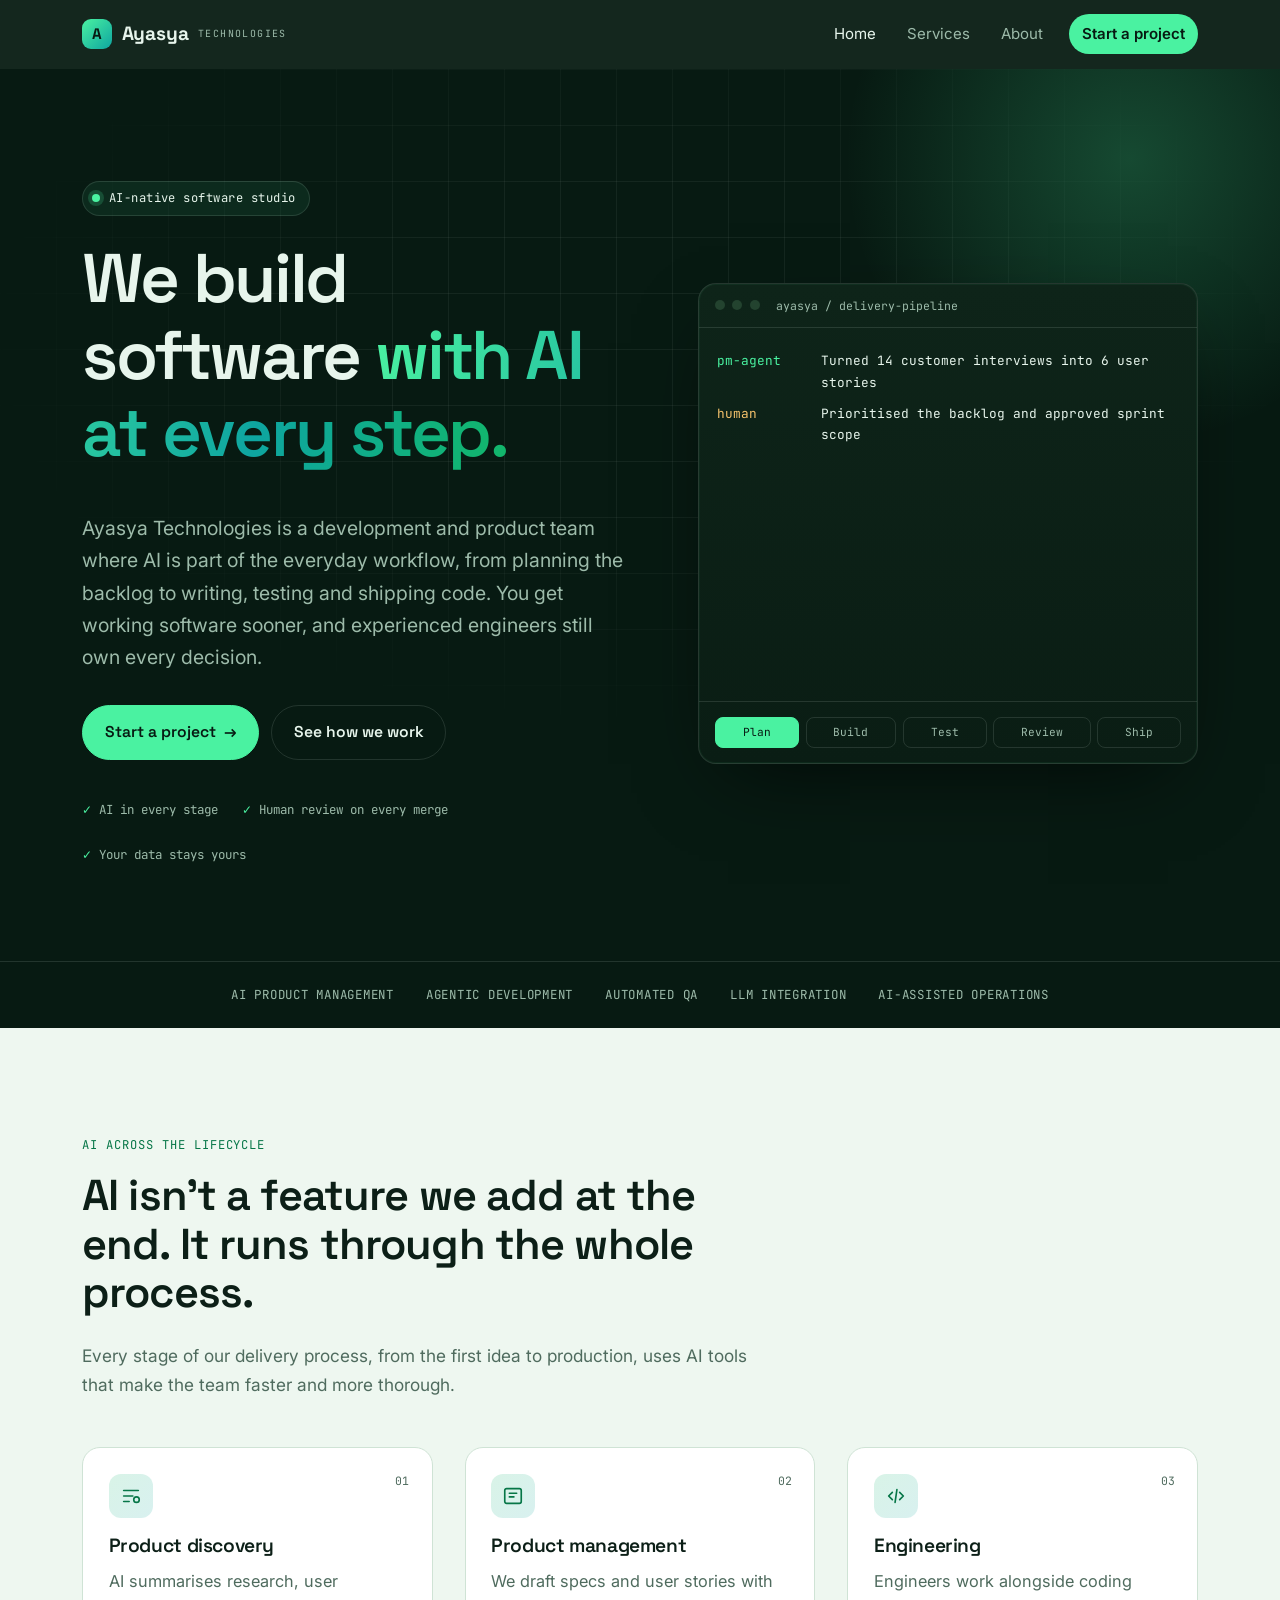
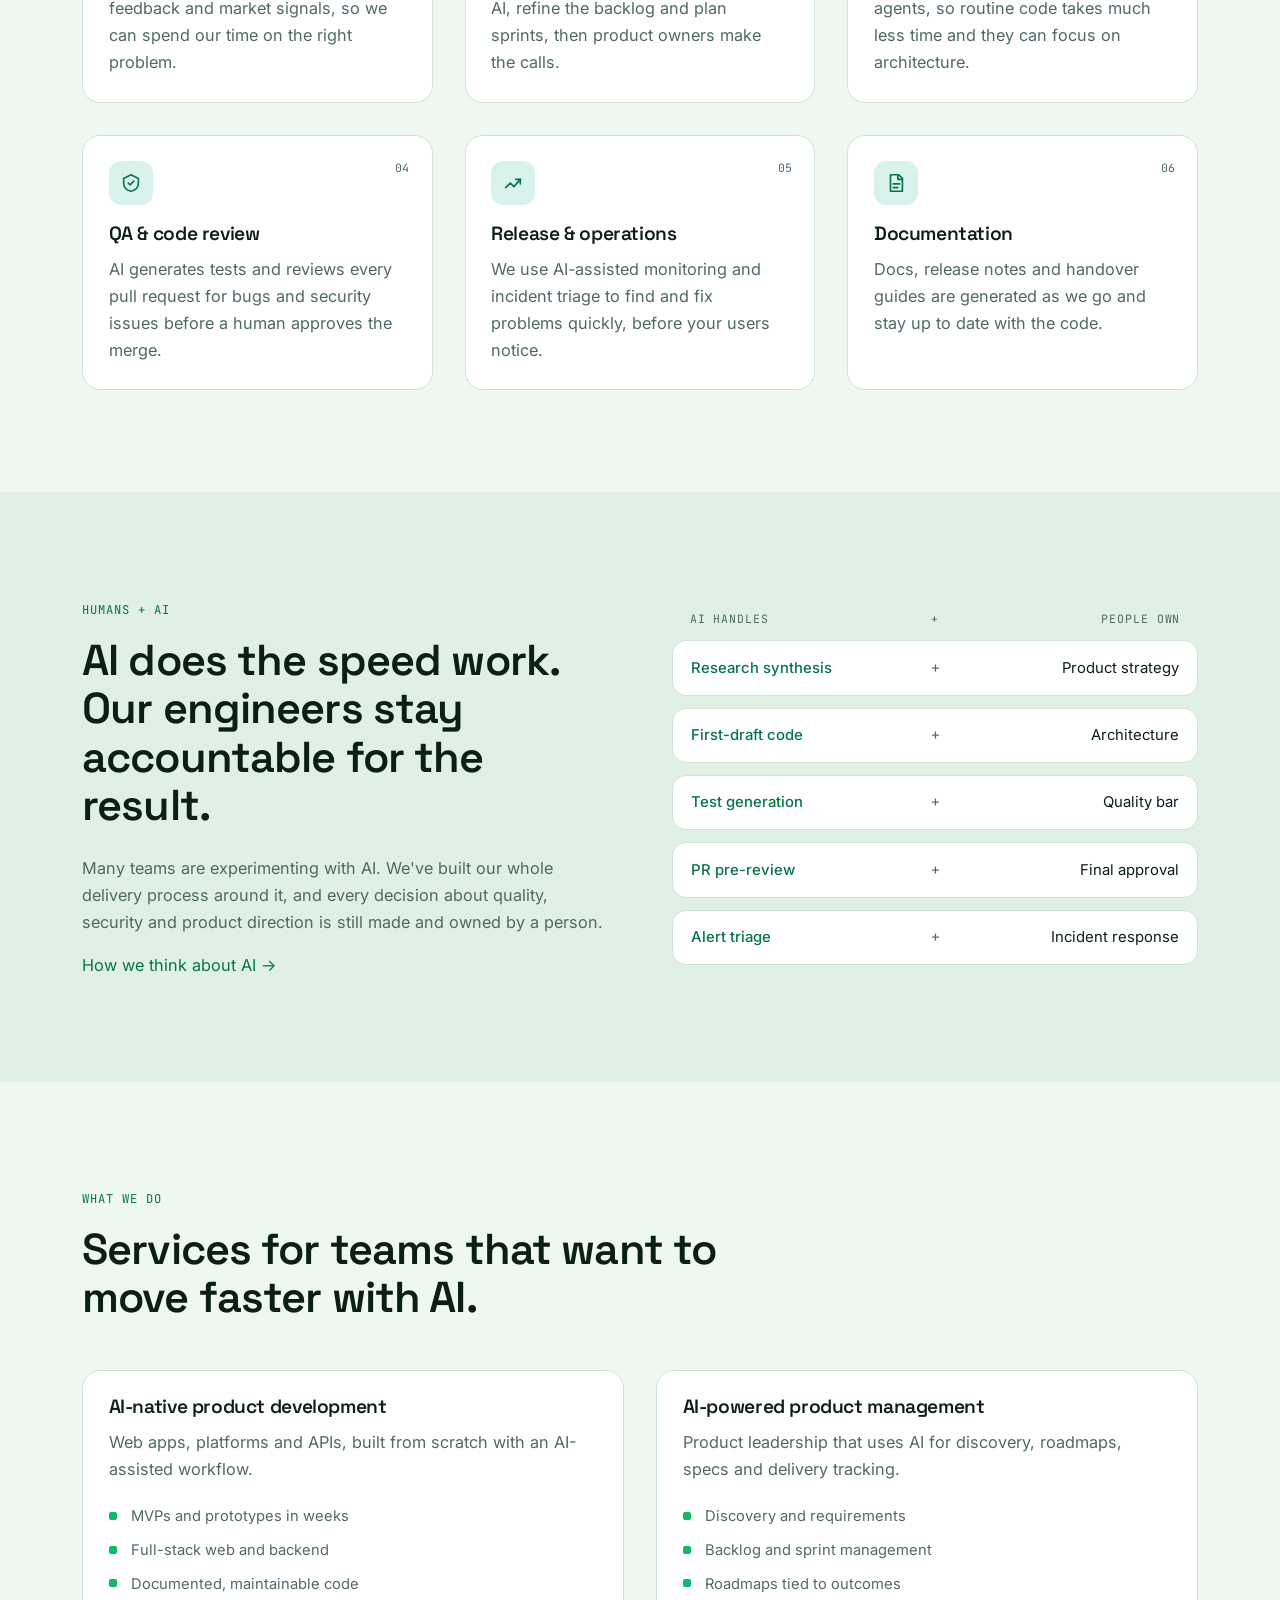
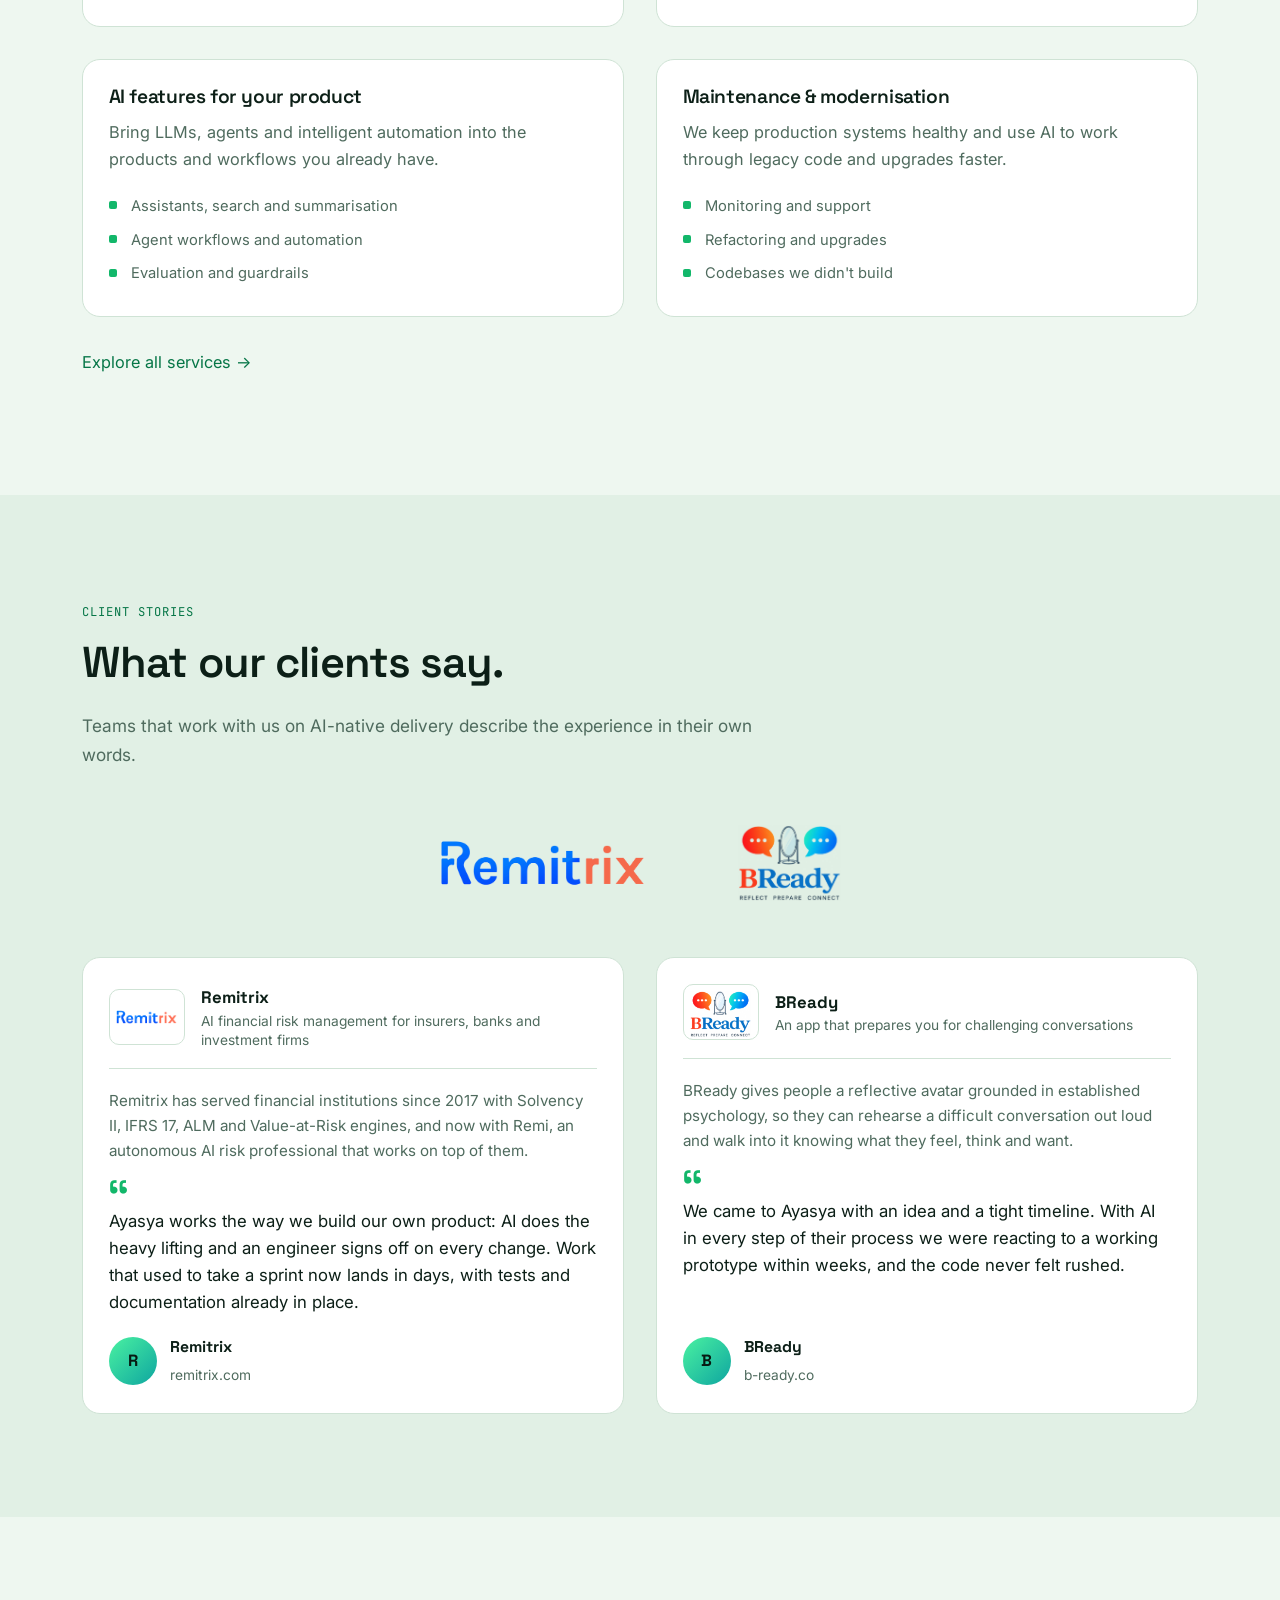
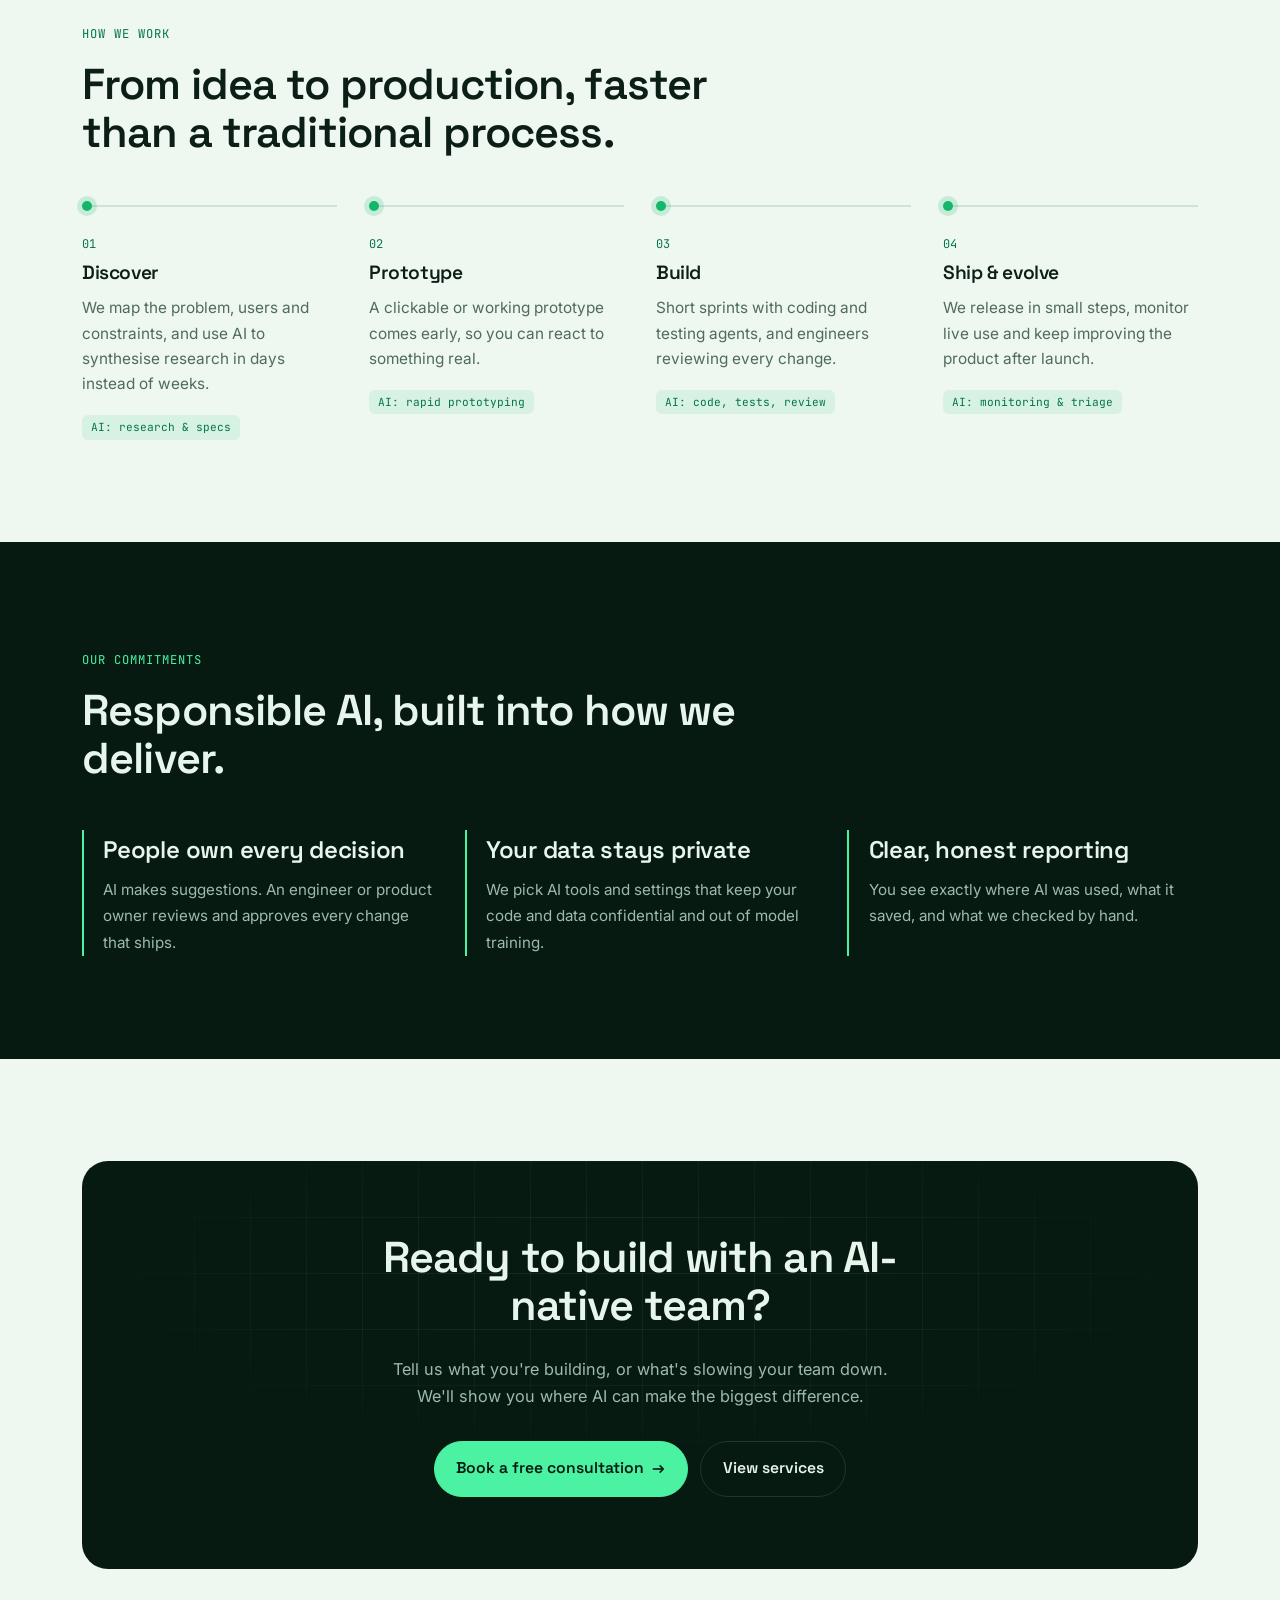
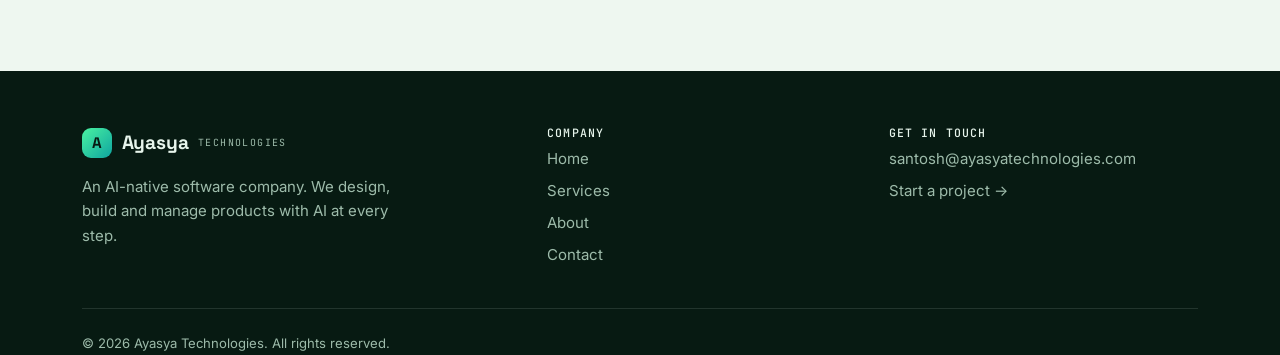
<file: index.html>
<!DOCTYPE html>
<html lang="en">
<head>
<meta charset="UTF-8">
<meta name="viewport" content="width=device-width, initial-scale=1.0">
<title>Ayasya Technologies — AI-Native Software Development</title>
<meta name="description" content="Ayasya Technologies is an AI-native software company. AI is built into how we plan, design, code, test, ship and manage every product we deliver.">
<meta property="og:title" content="Ayasya Technologies — AI-Native Software Development">
<meta property="og:description" content="Software built and managed with AI at every step, from backlog to production.">
<meta name="theme-color" content="#071A12">
<link rel="icon" href="favicon.svg" type="image/svg+xml">
<link rel="icon" href="images/favicon-32.png" sizes="32x32" type="image/png">
<link rel="apple-touch-icon" href="images/apple-touch-icon.png">
<link rel="canonical" href="https://ayasyatechnologies.com/">
<meta property="og:type" content="website">
<meta property="og:site_name" content="Ayasya Technologies">
<meta property="og:url" content="https://ayasyatechnologies.com/">
<meta property="og:image" content="https://ayasyatechnologies.com/images/og-image.jpg">
<meta property="og:image:width" content="1200">
<meta property="og:image:height" content="630">
<meta property="og:image:alt" content="Ayasya Technologies: we build software with AI at every step">
<meta name="twitter:card" content="summary_large_image">
<link rel="preconnect" href="https://fonts.googleapis.com">
<link rel="preconnect" href="https://fonts.gstatic.com" crossorigin>
<link href="https://fonts.googleapis.com/css2?family=Space+Grotesk:wght@500;600;700&family=Inter:wght@400;500;600&family=JetBrains+Mono:wght@400;500&display=swap" rel="stylesheet">
<link rel="stylesheet" href="styles.css">
<script>document.documentElement.classList.add('js');</script>
<script type="application/ld+json">
{
  "@context": "https://schema.org",
  "@type": "Organization",
  "name": "Ayasya Technologies",
  "url": "https://ayasyatechnologies.com/",
  "logo": "https://ayasyatechnologies.com/images/apple-touch-icon.png",
  "email": "santosh@ayasyatechnologies.com",
  "description": "An AI-native software company. AI is built into how we plan, design, code, test, ship and manage every product we deliver.",
  "knowsAbout": ["AI-native software development", "AI product management", "LLM integration", "Software maintenance and modernisation"]
}
</script>
</head>
<body>
<a class="skip-link" href="#main">Skip to content</a>

<header class="site-header">
  <nav class="nav">
    <a href="index.html" class="brand"><span class="brand-mark">A</span>Ayasya <small>TECHNOLOGIES</small></a>
    <button class="nav-toggle" aria-expanded="false" aria-label="Toggle navigation">MENU</button>
    <div class="nav-links">
      <a href="index.html" aria-current="page">Home</a>
      <a href="services.html">Services</a>
      <a href="about.html">About</a>
      <a href="contact.html" class="nav-cta">Start a project</a>
    </div>
  </nav>
</header>

<main id="main">
  <!-- ============ Hero ============ -->
  <section class="dark grid-bg hero">
    <div class="glow-orb"></div>
    <div class="wrap hero-grid">
      <div>
        <span class="pill"><span class="dot"></span>AI-native software studio</span>
        <h1>We build software <span class="gradient-text">with AI at every step.</span></h1>
        <p class="lede">Ayasya Technologies is a development and product team where AI is part of the everyday workflow, from planning the backlog to writing, testing and shipping code. You get working software sooner, and experienced engineers still own every decision.</p>
        <div class="hero-actions">
          <a href="contact.html" class="btn primary">Start a project <span class="arrow">→</span></a>
          <a href="#how" class="btn ghost">See how we work</a>
        </div>
        <div class="hero-meta">
          <span>AI in every stage</span>
          <span>Human review on every merge</span>
          <span>Your data stays yours</span>
        </div>
      </div>

      <div class="console" aria-label="Example of an AI-assisted delivery workflow">
        <div class="console-bar"><i></i><i></i><i></i><span>ayasya / delivery-pipeline</span></div>
        <div class="console-body" id="console">
          <div class="console-line"><span class="who">pm-agent</span><span>Turned 14 customer interviews into 6 user stories</span></div>
          <div class="console-line"><span class="who human">human</span><span>Prioritised the backlog and approved sprint scope</span></div>
          <div class="console-line"><span class="who">code-agent</span><span>Drafted the feature on branch <em>feat/invoices</em></span></div>
          <div class="console-line"><span class="who">test-agent</span><span>Wrote 42 tests, <span class="ok">all passing ✓</span></span></div>
          <div class="console-line"><span class="who">review-agent</span><span>Flagged 2 edge cases and 1 security issue</span></div>
          <div class="console-line"><span class="who human">human</span><span>Reviewed the diff, fixed the issues and merged</span></div>
          <div class="console-line"><span class="who">ops-agent</span><span>Deployed to production, <span class="ok">monitors green ✓</span></span></div>
          <div class="console-line"><span class="who">&gt;</span><span><span class="console-cursor"></span></span></div>
        </div>
        <div class="pipeline" id="pipeline">
          <span>Plan</span><span>Build</span><span>Test</span><span>Review</span><span>Ship</span>
        </div>
      </div>
    </div>
  </section>

  <div class="dark strip">
    <div class="wrap strip-inner">
      <span>AI PRODUCT MANAGEMENT</span>
      <span>AGENTIC DEVELOPMENT</span>
      <span>AUTOMATED QA</span>
      <span>LLM INTEGRATION</span>
      <span>AI-ASSISTED OPERATIONS</span>
    </div>
  </div>

  <!-- ============ AI across the lifecycle ============ -->
  <section class="section">
    <div class="wrap">
      <div class="section-head reveal">
        <span class="eyebrow">AI across the lifecycle</span>
        <h2>AI isn't a feature we add at the end. It runs through the whole process.</h2>
        <p>Every stage of our delivery process, from the first idea to production, uses AI tools that make the team faster and more thorough.</p>
      </div>

      <div class="cards">
        <article class="card reveal">
          <span class="stage">01</span>
          <div class="icon"><svg viewBox="0 0 24 24"><path d="M4 6h16M4 12h10M4 18h6"/><circle cx="18" cy="16" r="3"/></svg></div>
          <h3>Product discovery</h3>
          <p>AI summarises research, user feedback and market signals, so we can spend our time on the right problem.</p>
        </article>
        <article class="card reveal">
          <span class="stage">02</span>
          <div class="icon"><svg viewBox="0 0 24 24"><rect x="3" y="4" width="18" height="16" rx="2"/><path d="M8 9h8M8 13h5"/></svg></div>
          <h3>Product management</h3>
          <p>We draft specs and user stories with AI, refine the backlog and plan sprints, then product owners make the calls.</p>
        </article>
        <article class="card reveal">
          <span class="stage">03</span>
          <div class="icon"><svg viewBox="0 0 24 24"><path d="m8 8-4 4 4 4M16 8l4 4-4 4M13 5l-2 14"/></svg></div>
          <h3>Engineering</h3>
          <p>Engineers work alongside coding agents, so routine code takes much less time and they can focus on architecture.</p>
        </article>
        <article class="card reveal">
          <span class="stage">04</span>
          <div class="icon"><svg viewBox="0 0 24 24"><path d="M9 12l2 2 4-4"/><path d="M12 3l8 4v5c0 5-3.5 8-8 9-4.5-1-8-4-8-9V7z"/></svg></div>
          <h3>QA &amp; code review</h3>
          <p>AI generates tests and reviews every pull request for bugs and security issues before a human approves the merge.</p>
        </article>
        <article class="card reveal">
          <span class="stage">05</span>
          <div class="icon"><svg viewBox="0 0 24 24"><path d="M4 17l5-5 4 4 7-8"/><path d="M15 8h5v5"/></svg></div>
          <h3>Release &amp; operations</h3>
          <p>We use AI-assisted monitoring and incident triage to find and fix problems quickly, before your users notice.</p>
        </article>
        <article class="card reveal">
          <span class="stage">06</span>
          <div class="icon"><svg viewBox="0 0 24 24"><path d="M6 3h9l4 4v14H6z"/><path d="M14 3v5h5M9 13h7M9 17h5"/></svg></div>
          <h3>Documentation</h3>
          <p>Docs, release notes and handover guides are generated as we go and stay up to date with the code.</p>
        </article>
      </div>
    </div>
  </section>

  <!-- ============ Human + AI ============ -->
  <section class="section alt">
    <div class="wrap split">
      <div class="reveal">
        <span class="eyebrow">Humans + AI</span>
        <h2>AI does the speed work. Our engineers stay accountable for the result.</h2>
        <p class="muted">Many teams are experimenting with AI. We've built our whole delivery process around it, and every decision about quality, security and product direction is still made and owned by a person.</p>
        <a href="about.html">How we think about AI →</a>
      </div>
      <div class="duo reveal">
        <div class="duo-head"><span>AI handles</span><span>+</span><span>People own</span></div>
        <div class="duo-row"><span class="ai">Research synthesis</span><span class="plus">+</span><span class="human">Product strategy</span></div>
        <div class="duo-row"><span class="ai">First-draft code</span><span class="plus">+</span><span class="human">Architecture</span></div>
        <div class="duo-row"><span class="ai">Test generation</span><span class="plus">+</span><span class="human">Quality bar</span></div>
        <div class="duo-row"><span class="ai">PR pre-review</span><span class="plus">+</span><span class="human">Final approval</span></div>
        <div class="duo-row"><span class="ai">Alert triage</span><span class="plus">+</span><span class="human">Incident response</span></div>
      </div>
    </div>
  </section>

  <!-- ============ Services ============ -->
  <section class="section">
    <div class="wrap">
      <div class="section-head reveal">
        <span class="eyebrow">What we do</span>
        <h2>Services for teams that want to move faster with AI.</h2>
      </div>
      <div class="cards two">
        <article class="card reveal">
          <h3>AI-native product development</h3>
          <p>Web apps, platforms and APIs, built from scratch with an AI-assisted workflow.</p>
          <ul><li>MVPs and prototypes in weeks</li><li>Full-stack web and backend</li><li>Documented, maintainable code</li></ul>
        </article>
        <article class="card reveal">
          <h3>AI-powered product management</h3>
          <p>Product leadership that uses AI for discovery, roadmaps, specs and delivery tracking.</p>
          <ul><li>Discovery and requirements</li><li>Backlog and sprint management</li><li>Roadmaps tied to outcomes</li></ul>
        </article>
        <article class="card reveal">
          <h3>AI features for your product</h3>
          <p>Bring LLMs, agents and intelligent automation into the products and workflows you already have.</p>
          <ul><li>Assistants, search and summarisation</li><li>Agent workflows and automation</li><li>Evaluation and guardrails</li></ul>
        </article>
        <article class="card reveal">
          <h3>Maintenance &amp; modernisation</h3>
          <p>We keep production systems healthy and use AI to work through legacy code and upgrades faster.</p>
          <ul><li>Monitoring and support</li><li>Refactoring and upgrades</li><li>Codebases we didn't build</li></ul>
        </article>
      </div>
      <p class="reveal more-link"><a href="services.html">Explore all services →</a></p>
    </div>
  </section>

  <!-- ============ Client stories ============
       Logos live in images/clients/ (PNG or SVG, white or transparent
       background). To add a client, add a logo to .logo-row and a
       <figure class="card quote story"> to .stories.
       For a video story, use the .video-card markup described in README.md;
       the lazy-loading player in script.js still supports it.
  -->
  <section class="section alt" id="clients">
    <div class="wrap">
      <div class="section-head reveal">
        <span class="eyebrow">Client stories</span>
        <h2>What our clients say.</h2>
        <p>Teams that work with us on AI-native delivery describe the experience in their own words.</p>
      </div>

      <div class="logo-row reveal" aria-label="Client logos">
        <a class="logo" href="https://www.remitrix.com/" target="_blank" rel="noopener"><img loading="lazy" width="548" height="127" src="images/clients/remitrix.png" alt="Remitrix"></a>
        <a class="logo" href="https://b-ready.co/" target="_blank" rel="noopener"><img class="tall" loading="lazy" width="217" height="160" src="images/clients/bready.png" alt="BReady"></a>
      </div>

      <div class="stories">
        <figure class="card quote story reveal">
          <div class="story-head">
            <span class="story-logo"><img loading="lazy" width="548" height="127" src="images/clients/remitrix.png" alt=""></span>
            <span class="story-meta"><strong>Remitrix</strong><span>AI financial risk management for insurers, banks and investment firms</span></span>
          </div>
          <p class="story-about">Remitrix has served financial institutions since 2017 with Solvency II, IFRS 17, ALM and Value-at-Risk engines, and now with Remi, an autonomous AI risk professional that works on top of them.</p>
          <blockquote>Ayasya works the way we build our own product: AI does the heavy lifting and an engineer signs off on every change. Work that used to take a sprint now lands in days, with tests and documentation already in place.</blockquote>
          <figcaption>
            <span class="avatar">R</span>
            <span class="who"><strong>Remitrix</strong><span>remitrix.com</span></span>
          </figcaption>
        </figure>

        <figure class="card quote story reveal">
          <div class="story-head">
            <span class="story-logo"><img loading="lazy" width="217" height="160" src="images/clients/bready.png" alt=""></span>
            <span class="story-meta"><strong>BReady</strong><span>An app that prepares you for challenging conversations</span></span>
          </div>
          <p class="story-about">BReady gives people a reflective avatar grounded in established psychology, so they can rehearse a difficult conversation out loud and walk into it knowing what they feel, think and want.</p>
          <blockquote>We came to Ayasya with an idea and a tight timeline. With AI in every step of their process we were reacting to a working prototype within weeks, and the code never felt rushed.</blockquote>
          <figcaption>
            <span class="avatar">B</span>
            <span class="who"><strong>BReady</strong><span>b-ready.co</span></span>
          </figcaption>
        </figure>
      </div>
    </div>
  </section>

  <!-- ============ Process ============ -->
  <section class="section" id="how">
    <div class="wrap">
      <div class="section-head reveal">
        <span class="eyebrow">How we work</span>
        <h2>From idea to production, faster than a traditional process.</h2>
      </div>
      <div class="timeline">
        <div class="step reveal">
          <span class="num">01</span>
          <h3>Discover</h3>
          <p>We map the problem, users and constraints, and use AI to synthesise research in days instead of weeks.</p>
          <span class="ai-tag">AI: research &amp; specs</span>
        </div>
        <div class="step reveal">
          <span class="num">02</span>
          <h3>Prototype</h3>
          <p>A clickable or working prototype comes early, so you can react to something real.</p>
          <span class="ai-tag">AI: rapid prototyping</span>
        </div>
        <div class="step reveal">
          <span class="num">03</span>
          <h3>Build</h3>
          <p>Short sprints with coding and testing agents, and engineers reviewing every change.</p>
          <span class="ai-tag">AI: code, tests, review</span>
        </div>
        <div class="step reveal">
          <span class="num">04</span>
          <h3>Ship &amp; evolve</h3>
          <p>We release in small steps, monitor live use and keep improving the product after launch.</p>
          <span class="ai-tag">AI: monitoring &amp; triage</span>
        </div>
      </div>
    </div>
  </section>

  <!-- ============ Principles ============ -->
  <section class="section dark">
    <div class="wrap">
      <div class="section-head reveal">
        <span class="eyebrow">Our commitments</span>
        <h2>Responsible AI, built into how we deliver.</h2>
      </div>
      <div class="statements">
        <div class="statement reveal"><strong>People own every decision</strong><span>AI makes suggestions. An engineer or product owner reviews and approves every change that ships.</span></div>
        <div class="statement reveal"><strong>Your data stays private</strong><span>We pick AI tools and settings that keep your code and data confidential and out of model training.</span></div>
        <div class="statement reveal"><strong>Clear, honest reporting</strong><span>You see exactly where AI was used, what it saved, and what we checked by hand.</span></div>
      </div>
    </div>
  </section>

  <!-- ============ CTA ============ -->
  <section class="section">
    <div class="wrap">
      <div class="cta dark grid-bg reveal">
        <h2>Ready to build with an AI-native team?</h2>
        <p class="muted">Tell us what you're building, or what's slowing your team down. We'll show you where AI can make the biggest difference.</p>
        <div class="hero-actions">
          <a href="contact.html" class="btn primary">Book a free consultation <span class="arrow">→</span></a>
          <a href="services.html" class="btn ghost">View services</a>
        </div>
      </div>
    </div>
  </section>
</main>

<footer class="site-footer">
  <div class="wrap">
    <div class="footer-grid">
      <div>
        <a href="index.html" class="brand"><span class="brand-mark">A</span>Ayasya <small>TECHNOLOGIES</small></a>
        <p>An AI-native software company. We design, build and manage products with AI at every step.</p>
      </div>
      <div>
        <h3>Company</h3>
        <div class="footer-links">
          <a href="index.html">Home</a>
          <a href="services.html">Services</a>
          <a href="about.html">About</a>
          <a href="contact.html">Contact</a>
        </div>
      </div>
      <div>
        <h3>Get in touch</h3>
        <div class="footer-links">
          <a href="mailto:santosh@ayasyatechnologies.com">santosh@ayasyatechnologies.com</a>
          <a href="contact.html">Start a project →</a>
        </div>
      </div>
    </div>
    <p class="copyright">© 2026 Ayasya Technologies. All rights reserved.</p>
  </div>
</footer>

<script src="script.js"></script>
</body>
</html>
</file>
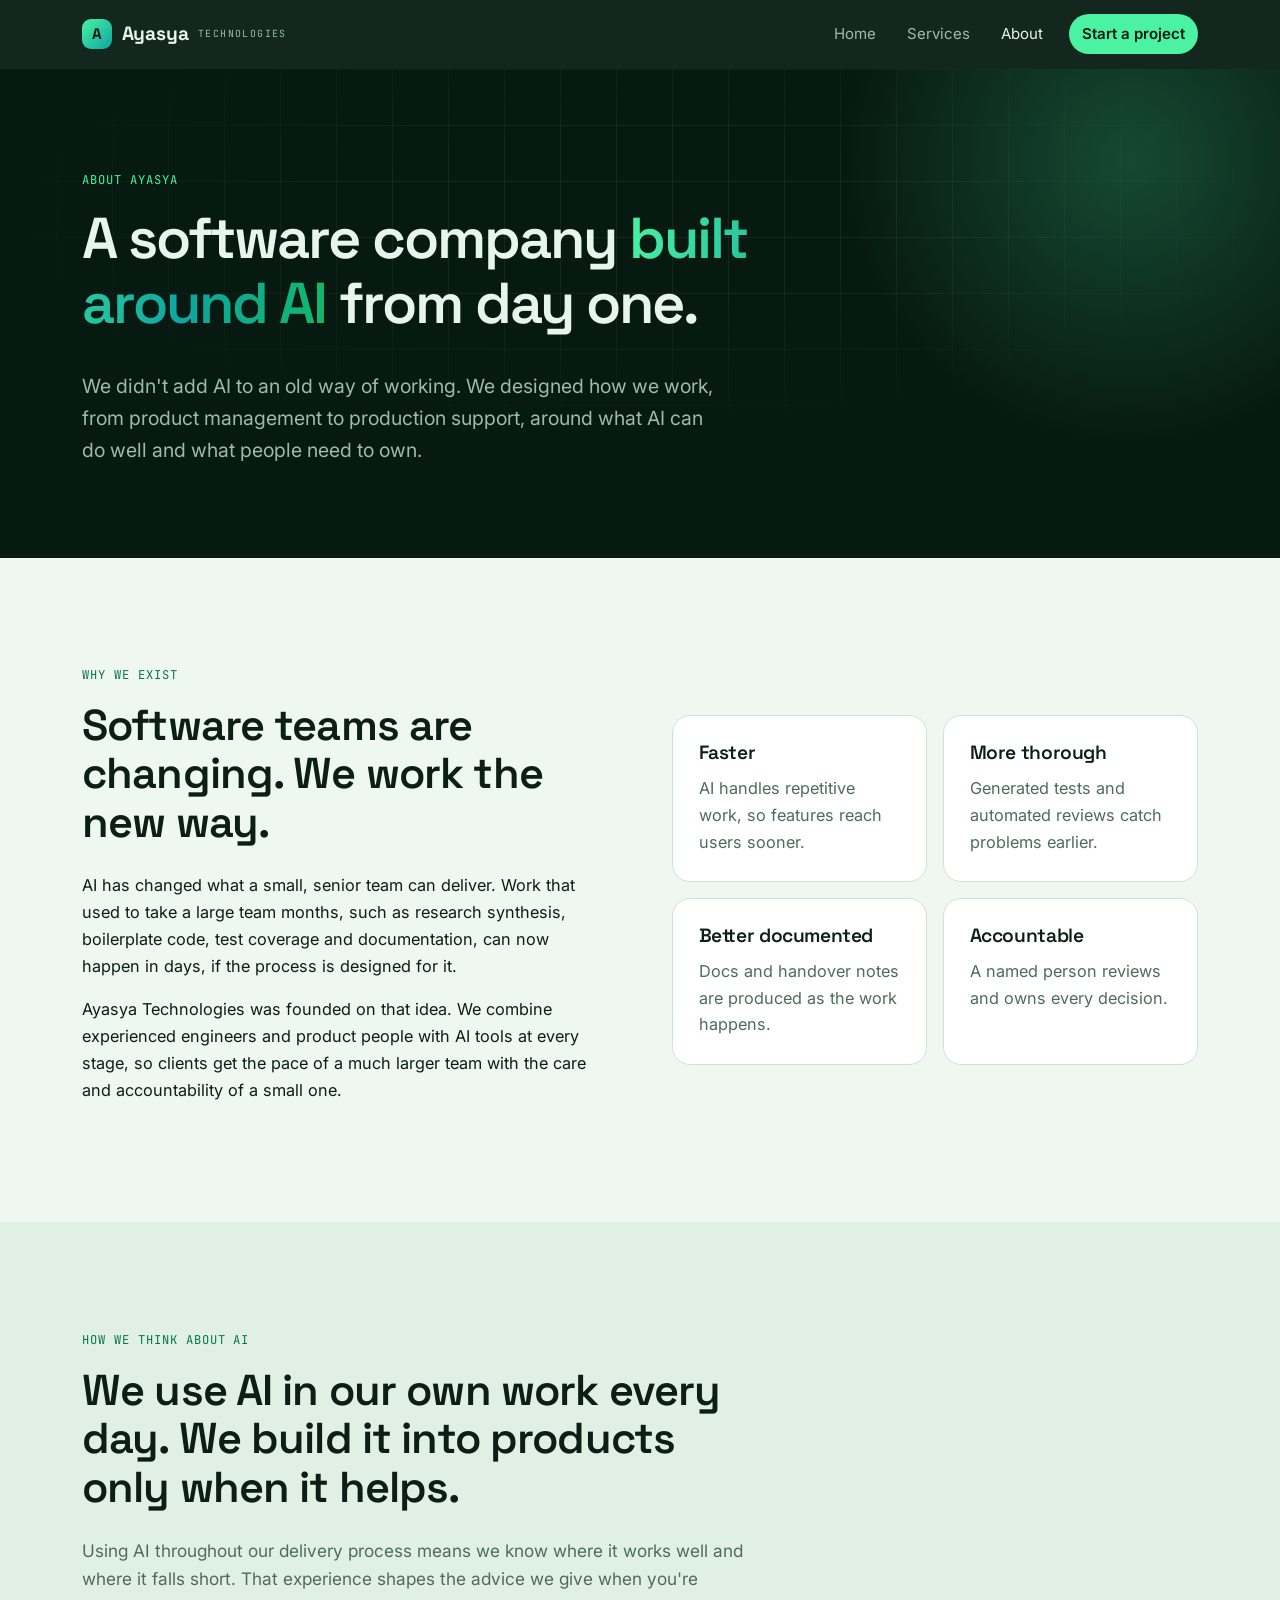
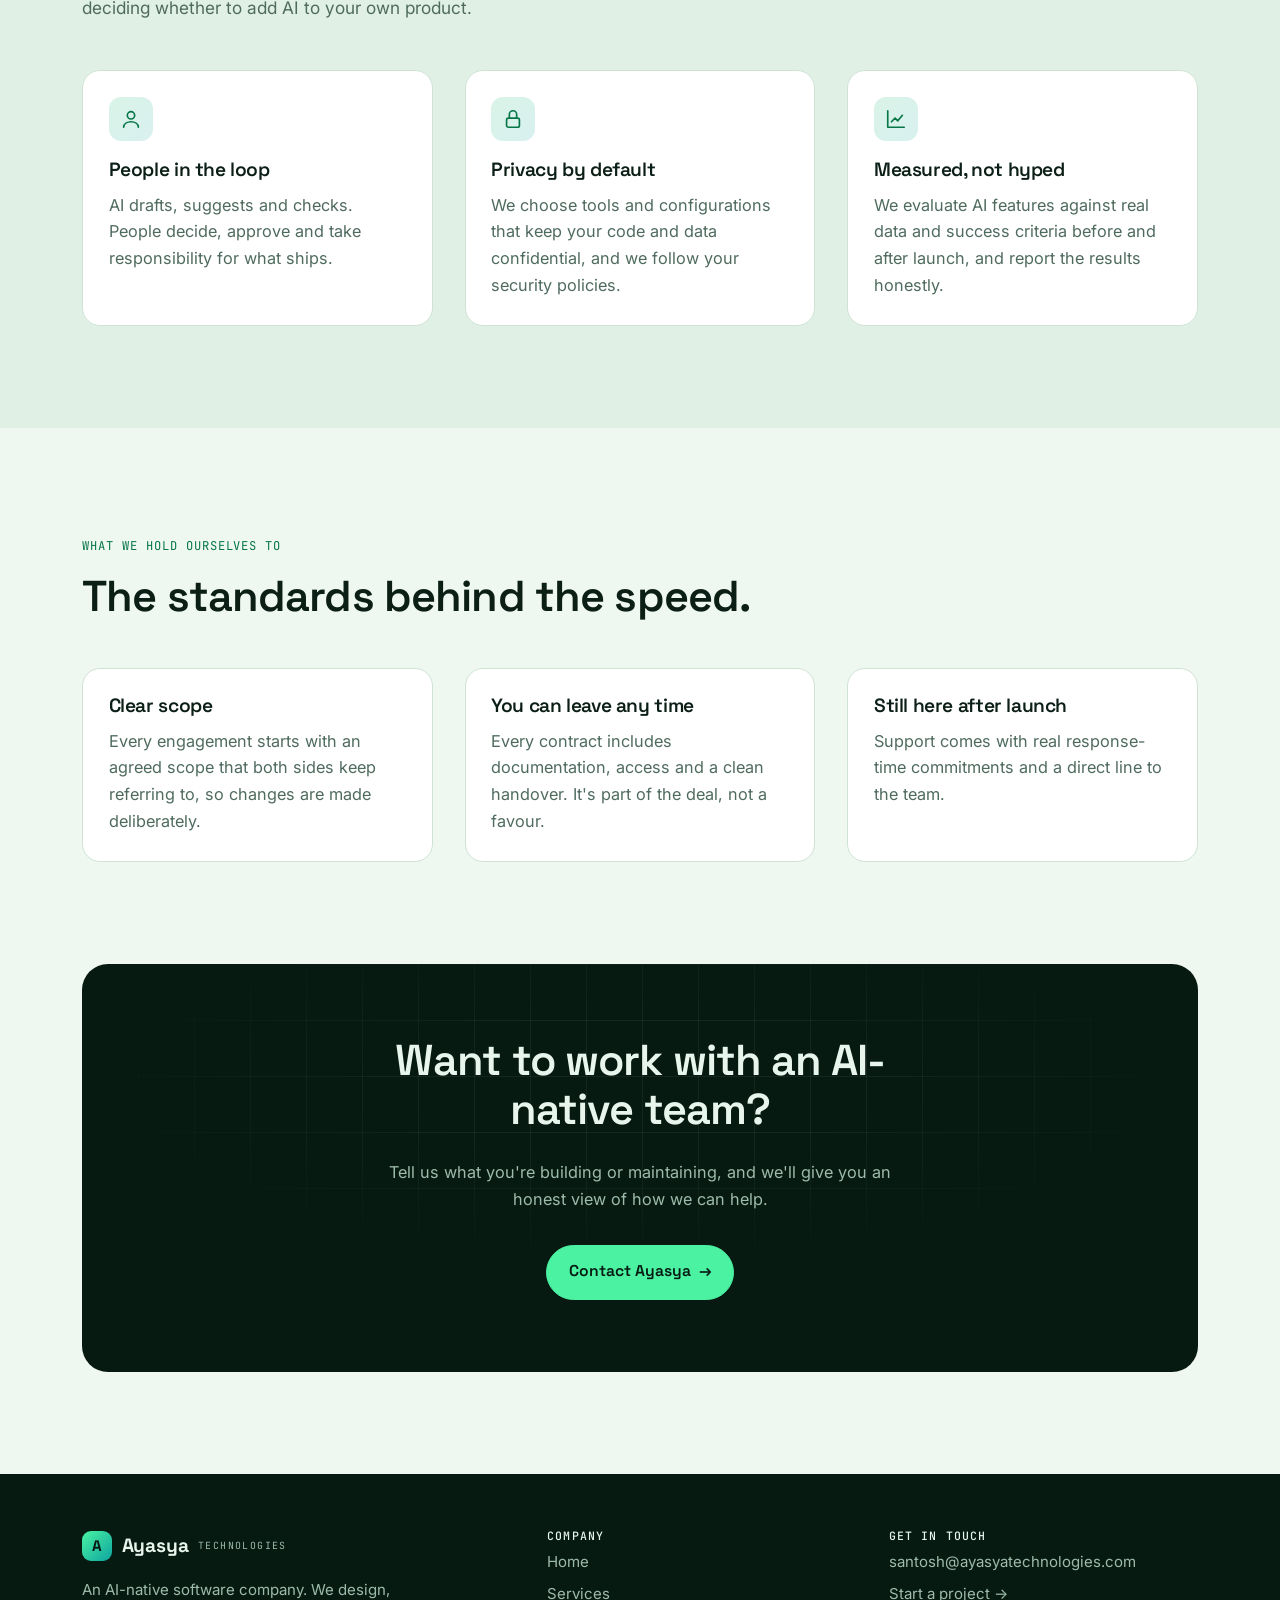
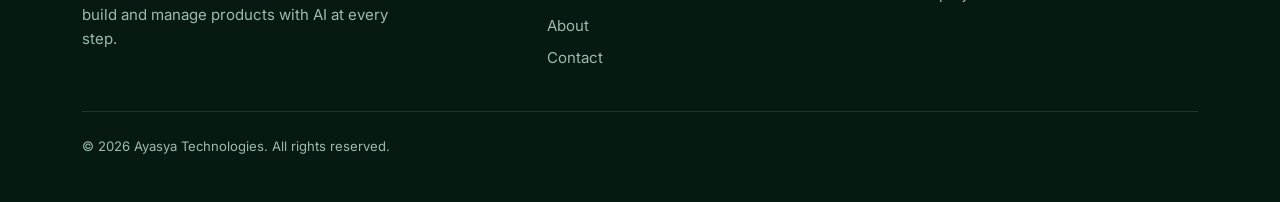
<file: about.html>
<!DOCTYPE html>
<html lang="en">
<head>
<meta charset="UTF-8">
<meta name="viewport" content="width=device-width, initial-scale=1.0">
<title>About — Ayasya Technologies</title>
<meta name="description" content="Ayasya Technologies is an AI-native software company: AI is part of how we plan, build, test and manage every product, with people accountable for every decision.">
<meta name="theme-color" content="#071A12">
<link rel="icon" href="favicon.svg" type="image/svg+xml">
<link rel="icon" href="images/favicon-32.png" sizes="32x32" type="image/png">
<link rel="apple-touch-icon" href="images/apple-touch-icon.png">
<link rel="canonical" href="https://ayasyatechnologies.com/about.html">
<meta property="og:type" content="website">
<meta property="og:site_name" content="Ayasya Technologies">
<meta property="og:url" content="https://ayasyatechnologies.com/about.html">
<meta property="og:title" content="About — Ayasya Technologies">
<meta property="og:description" content="Ayasya Technologies is an AI-native software company: AI is part of how we plan, build, test and manage every product, with people accountable for every decision.">
<meta property="og:image" content="https://ayasyatechnologies.com/images/og-image.jpg">
<meta property="og:image:width" content="1200">
<meta property="og:image:height" content="630">
<meta property="og:image:alt" content="Ayasya Technologies: we build software with AI at every step">
<meta name="twitter:card" content="summary_large_image">
<link rel="preconnect" href="https://fonts.googleapis.com">
<link rel="preconnect" href="https://fonts.gstatic.com" crossorigin>
<link href="https://fonts.googleapis.com/css2?family=Space+Grotesk:wght@500;600;700&family=Inter:wght@400;500;600&family=JetBrains+Mono:wght@400;500&display=swap" rel="stylesheet">
<link rel="stylesheet" href="styles.css">
<script>document.documentElement.classList.add('js');</script>
</head>
<body>
<a class="skip-link" href="#main">Skip to content</a>

<header class="site-header">
  <nav class="nav">
    <a href="index.html" class="brand"><span class="brand-mark">A</span>Ayasya <small>TECHNOLOGIES</small></a>
    <button class="nav-toggle" aria-expanded="false" aria-label="Toggle navigation">MENU</button>
    <div class="nav-links">
      <a href="index.html">Home</a>
      <a href="services.html">Services</a>
      <a href="about.html" aria-current="page">About</a>
      <a href="contact.html" class="nav-cta">Start a project</a>
    </div>
  </nav>
</header>

<main id="main">
  <section class="dark grid-bg page-header">
    <div class="glow-orb"></div>
    <div class="wrap">
      <span class="eyebrow">About Ayasya</span>
      <h1>A software company <span class="gradient-text">built around AI</span> from day one.</h1>
      <p class="lede">We didn't add AI to an old way of working. We designed how we work, from product management to production support, around what AI can do well and what people need to own.</p>
    </div>
  </section>

  <section class="section">
    <div class="wrap split">
      <div class="reveal">
        <span class="eyebrow">Why we exist</span>
        <h2>Software teams are changing. We work the new way.</h2>
        <p>AI has changed what a small, senior team can deliver. Work that used to take a large team months, such as research synthesis, boilerplate code, test coverage and documentation, can now happen in days, if the process is designed for it.</p>
        <p>Ayasya Technologies was founded on that idea. We combine experienced engineers and product people with AI tools at every stage, so clients get the pace of a much larger team with the care and accountability of a small one.</p>
      </div>
      <div class="cards two tight reveal">
        <div class="card"><h3>Faster</h3><p>AI handles repetitive work, so features reach users sooner.</p></div>
        <div class="card"><h3>More thorough</h3><p>Generated tests and automated reviews catch problems earlier.</p></div>
        <div class="card"><h3>Better documented</h3><p>Docs and handover notes are produced as the work happens.</p></div>
        <div class="card"><h3>Accountable</h3><p>A named person reviews and owns every decision.</p></div>
      </div>
    </div>
  </section>

  <section class="section alt">
    <div class="wrap">
      <div class="section-head reveal">
        <span class="eyebrow">How we think about AI</span>
        <h2>We use AI in our own work every day. We build it into products only when it helps.</h2>
        <p>Using AI throughout our delivery process means we know where it works well and where it falls short. That experience shapes the advice we give when you're deciding whether to add AI to your own product.</p>
      </div>
      <div class="cards">
        <article class="card reveal">
          <div class="icon"><svg viewBox="0 0 24 24"><circle cx="12" cy="8" r="4"/><path d="M4 21c0-4 4-6 8-6s8 2 8 6"/></svg></div>
          <h3>People in the loop</h3>
          <p>AI drafts, suggests and checks. People decide, approve and take responsibility for what ships.</p>
        </article>
        <article class="card reveal">
          <div class="icon"><svg viewBox="0 0 24 24"><rect x="5" y="11" width="14" height="10" rx="2"/><path d="M8 11V7a4 4 0 0 1 8 0v4"/></svg></div>
          <h3>Privacy by default</h3>
          <p>We choose tools and configurations that keep your code and data confidential, and we follow your security policies.</p>
        </article>
        <article class="card reveal">
          <div class="icon"><svg viewBox="0 0 24 24"><path d="M3 3v18h18"/><path d="M7 15l4-4 3 3 5-6"/></svg></div>
          <h3>Measured, not hyped</h3>
          <p>We evaluate AI features against real data and success criteria before and after launch, and report the results honestly.</p>
        </article>
      </div>
    </div>
  </section>

  <section class="section">
    <div class="wrap">
      <div class="section-head reveal">
        <span class="eyebrow">What we hold ourselves to</span>
        <h2>The standards behind the speed.</h2>
      </div>
      <div class="cards">
        <article class="card reveal"><h3>Clear scope</h3><p>Every engagement starts with an agreed scope that both sides keep referring to, so changes are made deliberately.</p></article>
        <article class="card reveal"><h3>You can leave any time</h3><p>Every contract includes documentation, access and a clean handover. It's part of the deal, not a favour.</p></article>
        <article class="card reveal"><h3>Still here after launch</h3><p>Support comes with real response-time commitments and a direct line to the team.</p></article>
      </div>
    </div>
  </section>

  <section class="section flush-top">
    <div class="wrap">
      <div class="cta dark grid-bg reveal">
        <h2>Want to work with an AI-native team?</h2>
        <p class="muted">Tell us what you're building or maintaining, and we'll give you an honest view of how we can help.</p>
        <div class="hero-actions">
          <a href="contact.html" class="btn primary">Contact Ayasya <span class="arrow">→</span></a>
        </div>
      </div>
    </div>
  </section>
</main>

<footer class="site-footer">
  <div class="wrap">
    <div class="footer-grid">
      <div>
        <a href="index.html" class="brand"><span class="brand-mark">A</span>Ayasya <small>TECHNOLOGIES</small></a>
        <p>An AI-native software company. We design, build and manage products with AI at every step.</p>
      </div>
      <div>
        <h3>Company</h3>
        <div class="footer-links">
          <a href="index.html">Home</a>
          <a href="services.html">Services</a>
          <a href="about.html">About</a>
          <a href="contact.html">Contact</a>
        </div>
      </div>
      <div>
        <h3>Get in touch</h3>
        <div class="footer-links">
          <a href="mailto:santosh@ayasyatechnologies.com">santosh@ayasyatechnologies.com</a>
          <a href="contact.html">Start a project →</a>
        </div>
      </div>
    </div>
    <p class="copyright">© 2026 Ayasya Technologies. All rights reserved.</p>
  </div>
</footer>

<script src="script.js"></script>
</body>
</html>
</file>
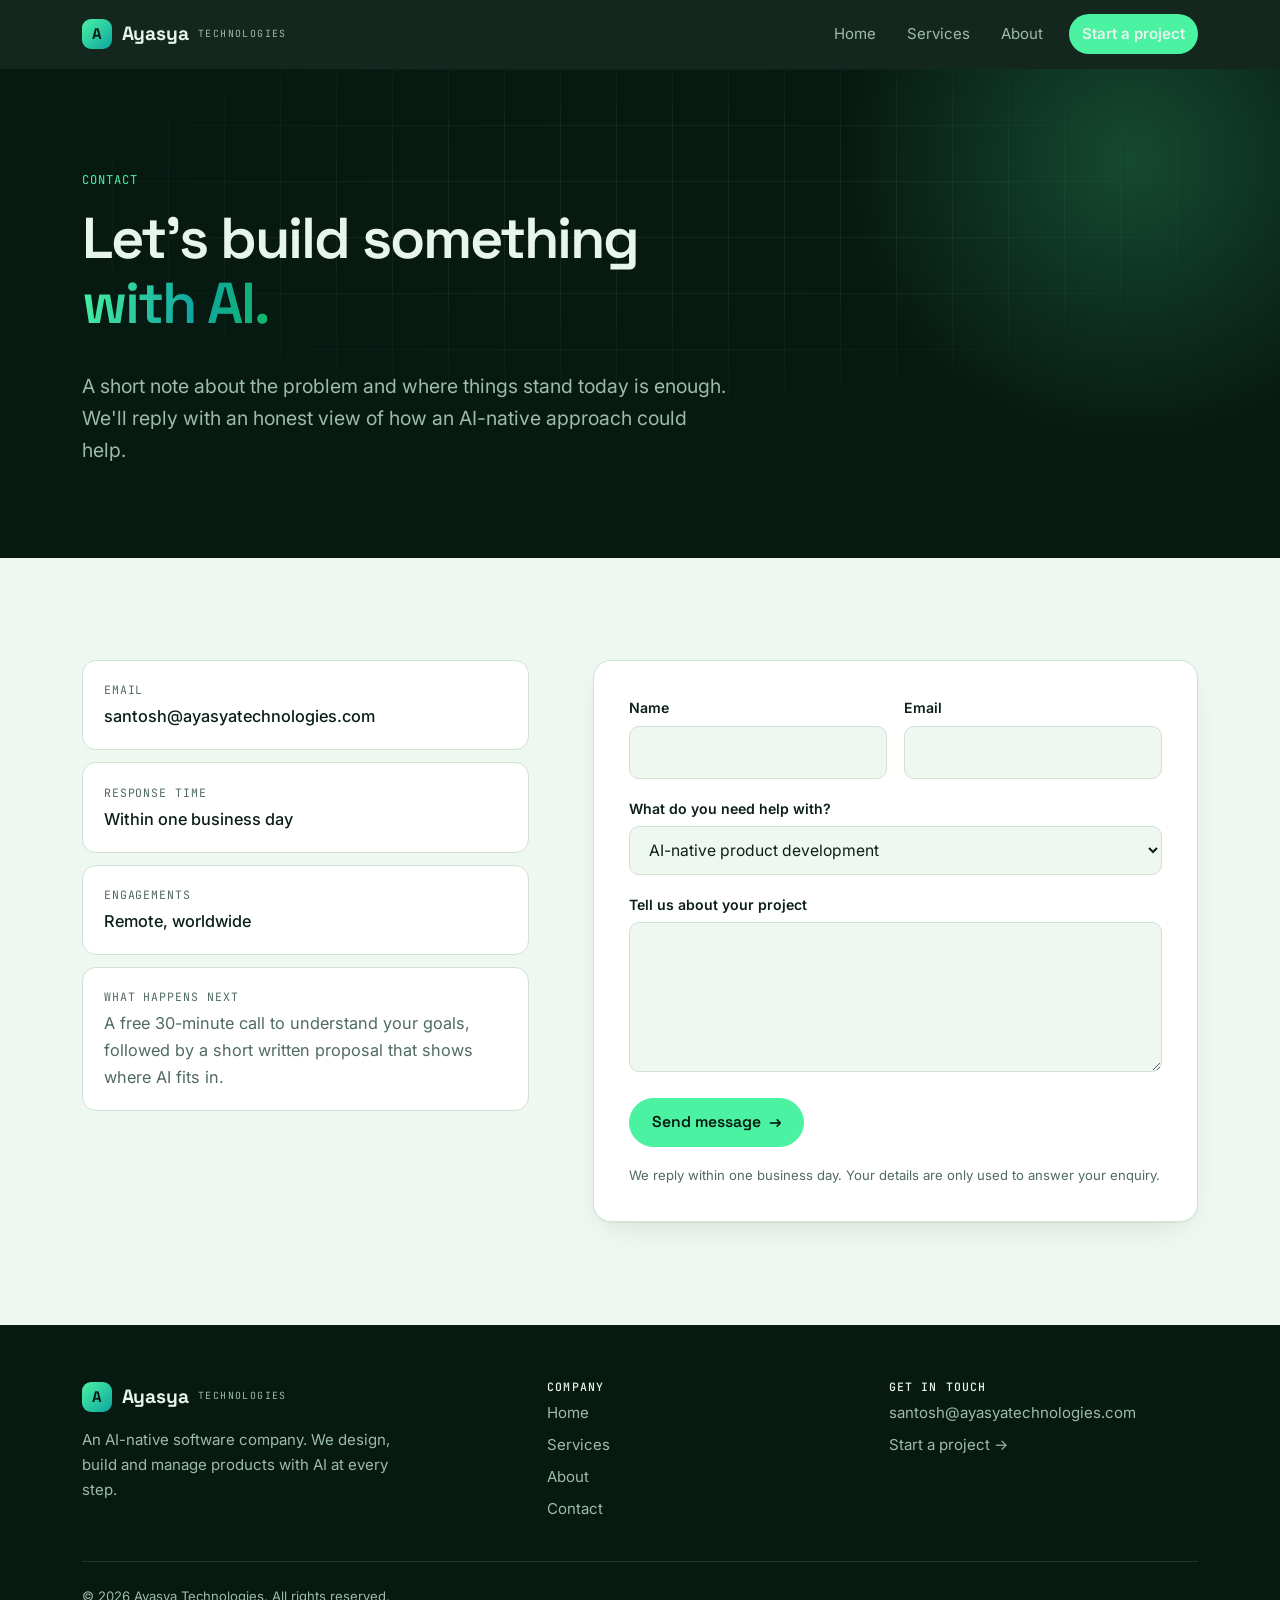
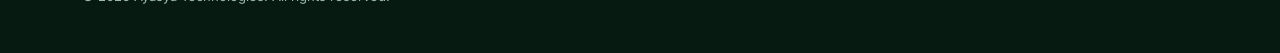
<file: contact.html>
<!DOCTYPE html>
<html lang="en">
<head>
<meta charset="UTF-8">
<meta name="viewport" content="width=device-width, initial-scale=1.0">
<title>Contact — Ayasya Technologies</title>
<meta name="description" content="Start a project with Ayasya Technologies, an AI-native software development company.">
<meta name="theme-color" content="#071A12">
<link rel="icon" href="favicon.svg" type="image/svg+xml">
<link rel="icon" href="images/favicon-32.png" sizes="32x32" type="image/png">
<link rel="apple-touch-icon" href="images/apple-touch-icon.png">
<link rel="canonical" href="https://ayasyatechnologies.com/contact.html">
<meta property="og:type" content="website">
<meta property="og:site_name" content="Ayasya Technologies">
<meta property="og:url" content="https://ayasyatechnologies.com/contact.html">
<meta property="og:title" content="Contact — Ayasya Technologies">
<meta property="og:description" content="Start a project with Ayasya Technologies, an AI-native software development company.">
<meta property="og:image" content="https://ayasyatechnologies.com/images/og-image.jpg">
<meta property="og:image:width" content="1200">
<meta property="og:image:height" content="630">
<meta property="og:image:alt" content="Ayasya Technologies: we build software with AI at every step">
<meta name="twitter:card" content="summary_large_image">
<link rel="preconnect" href="https://fonts.googleapis.com">
<link rel="preconnect" href="https://fonts.gstatic.com" crossorigin>
<link href="https://fonts.googleapis.com/css2?family=Space+Grotesk:wght@500;600;700&family=Inter:wght@400;500;600&family=JetBrains+Mono:wght@400;500&display=swap" rel="stylesheet">
<link rel="stylesheet" href="styles.css">
<script>document.documentElement.classList.add('js');</script>
</head>
<body>
<a class="skip-link" href="#main">Skip to content</a>

<header class="site-header">
  <nav class="nav">
    <a href="index.html" class="brand"><span class="brand-mark">A</span>Ayasya <small>TECHNOLOGIES</small></a>
    <button class="nav-toggle" aria-expanded="false" aria-label="Toggle navigation">MENU</button>
    <div class="nav-links">
      <a href="index.html">Home</a>
      <a href="services.html">Services</a>
      <a href="about.html">About</a>
      <a href="contact.html" class="nav-cta" aria-current="page">Start a project</a>
    </div>
  </nav>
</header>

<main id="main">
  <section class="dark grid-bg page-header">
    <div class="glow-orb"></div>
    <div class="wrap">
      <span class="eyebrow">Contact</span>
      <h1>Let's build something <span class="gradient-text">with AI.</span></h1>
      <p class="lede">A short note about the problem and where things stand today is enough. We'll reply with an honest view of how an AI-native approach could help.</p>
    </div>
  </section>

  <section class="section">
    <div class="wrap contact-grid">
      <div class="reveal">
        <a class="contact-detail" href="mailto:santosh@ayasyatechnologies.com">
          <span class="label">Email</span>
          santosh@ayasyatechnologies.com
        </a>
        <div class="contact-detail">
          <span class="label">Response time</span>
          Within one business day
        </div>
        <div class="contact-detail">
          <span class="label">Engagements</span>
          Remote, worldwide
        </div>
        <div class="contact-detail">
          <span class="label">What happens next</span>
          <span class="muted note">A free 30-minute call to understand your goals, followed by a short written proposal that shows where AI fits in.</span>
        </div>
      </div>

      <div class="reveal">
        <!--
          The form posts to FormSubmit (https://formsubmit.co), which emails
          each submission to the address in the action URL (the form has been
          activated for that address). FormSubmit then redirects back to this
          page with ?sent=1 (the no-JavaScript path). With JavaScript, the script
          below posts in the background and shows the thank-you on this page.
        -->
        <form class="contact-form" id="contact-form" action="https://formsubmit.co/santosh@ayasyatechnologies.com" method="POST">
          <input type="hidden" name="_next" value="https://ayasyatechnologies.com/contact.html?sent=1">
          <input type="hidden" name="_subject" value="New enquiry from ayasyatechnologies.com">
          <input type="hidden" name="_template" value="table">
          <input type="hidden" name="_captcha" value="false">
          <input type="text" name="_honey" tabindex="-1" autocomplete="off" aria-hidden="true" style="position:absolute;left:-9999px;">
          <div class="form-row">
            <div>
              <label for="name">Name</label>
              <input type="text" id="name" name="name" autocomplete="name" required>
            </div>
            <div>
              <label for="email">Email</label>
              <input type="email" id="email" name="email" autocomplete="email" required>
            </div>
          </div>
          <div>
            <label for="interest">What do you need help with?</label>
            <select id="interest" name="interest">
              <option>AI-native product development</option>
              <option>AI-powered product management</option>
              <option>AI features for my product</option>
              <option>Maintenance &amp; modernisation</option>
              <option>Not sure yet</option>
            </select>
          </div>
          <div>
            <label for="message">Tell us about your project</label>
            <textarea id="message" name="message" required></textarea>
          </div>
          <button type="submit" class="btn primary">Send message <span class="arrow">→</span></button>
          <p class="form-note">We reply within one business day. Your details are only used to answer your enquiry.</p>
          <p class="form-status" id="form-status" role="status" aria-live="polite"></p>
        </form>
      </div>
    </div>
  </section>
</main>

<footer class="site-footer">
  <div class="wrap">
    <div class="footer-grid">
      <div>
        <a href="index.html" class="brand"><span class="brand-mark">A</span>Ayasya <small>TECHNOLOGIES</small></a>
        <p>An AI-native software company. We design, build and manage products with AI at every step.</p>
      </div>
      <div>
        <h3>Company</h3>
        <div class="footer-links">
          <a href="index.html">Home</a>
          <a href="services.html">Services</a>
          <a href="about.html">About</a>
          <a href="contact.html">Contact</a>
        </div>
      </div>
      <div>
        <h3>Get in touch</h3>
        <div class="footer-links">
          <a href="mailto:santosh@ayasyatechnologies.com">santosh@ayasyatechnologies.com</a>
          <a href="contact.html">Start a project →</a>
        </div>
      </div>
    </div>
    <p class="copyright">© 2026 Ayasya Technologies. All rights reserved.</p>
  </div>
</footer>

<script src="script.js"></script>
<script>
  (function () {
    var form = document.getElementById('contact-form');
    var status = document.getElementById('form-status');
    if (!form || !status) return;
    var button = form.querySelector('button[type="submit"]');
    var thanks = 'Thanks, your message has been sent. We will reply within one business day.';

    function show(kind, text) {
      status.className = 'form-status ' + kind;
      status.textContent = text;
    }

    // Returned here by FormSubmit's redirect (no-JavaScript path)
    if (/[?&]sent=1(&|$)/.test(window.location.search)) {
      show('ok', thanks);
      form.scrollIntoView({ block: 'center' });
      if (window.history.replaceState) window.history.replaceState(null, '', window.location.pathname);
    }

    // With JavaScript: post in the background and show the thank-you here.
    // If anything goes wrong, submit the form normally instead.
    form.addEventListener('submit', function (e) {
      if (!window.fetch || !window.FormData || form.dataset.native === '1') return;
      e.preventDefault();
      if (!form.checkValidity()) { form.reportValidity(); return; }
      button.disabled = true;
      show('', 'Sending…');
      var abort = window.AbortController ? new AbortController() : null;
      var timer = abort && setTimeout(function () { abort.abort(); }, 15000);
      fetch(form.action, {
        method: 'POST',
        headers: { 'Accept': 'text/html,application/json' },
        body: new FormData(form),
        signal: abort ? abort.signal : undefined
      }).then(function (res) {
        return res.text().then(function (body) {
          if (!res.ok || /needs Activation/i.test(body)) throw new Error('rejected');
        });
      }).then(function () {
        form.reset();
        show('ok', thanks);
        button.disabled = false;
      }).catch(function () {
        // Fall back to a normal form post; FormSubmit shows its own thank-you page.
        form.dataset.native = '1';
        form.submit();
      }).then(function () { if (timer) clearTimeout(timer); });
    });
  })();
</script>
</body>
</html>
</file>
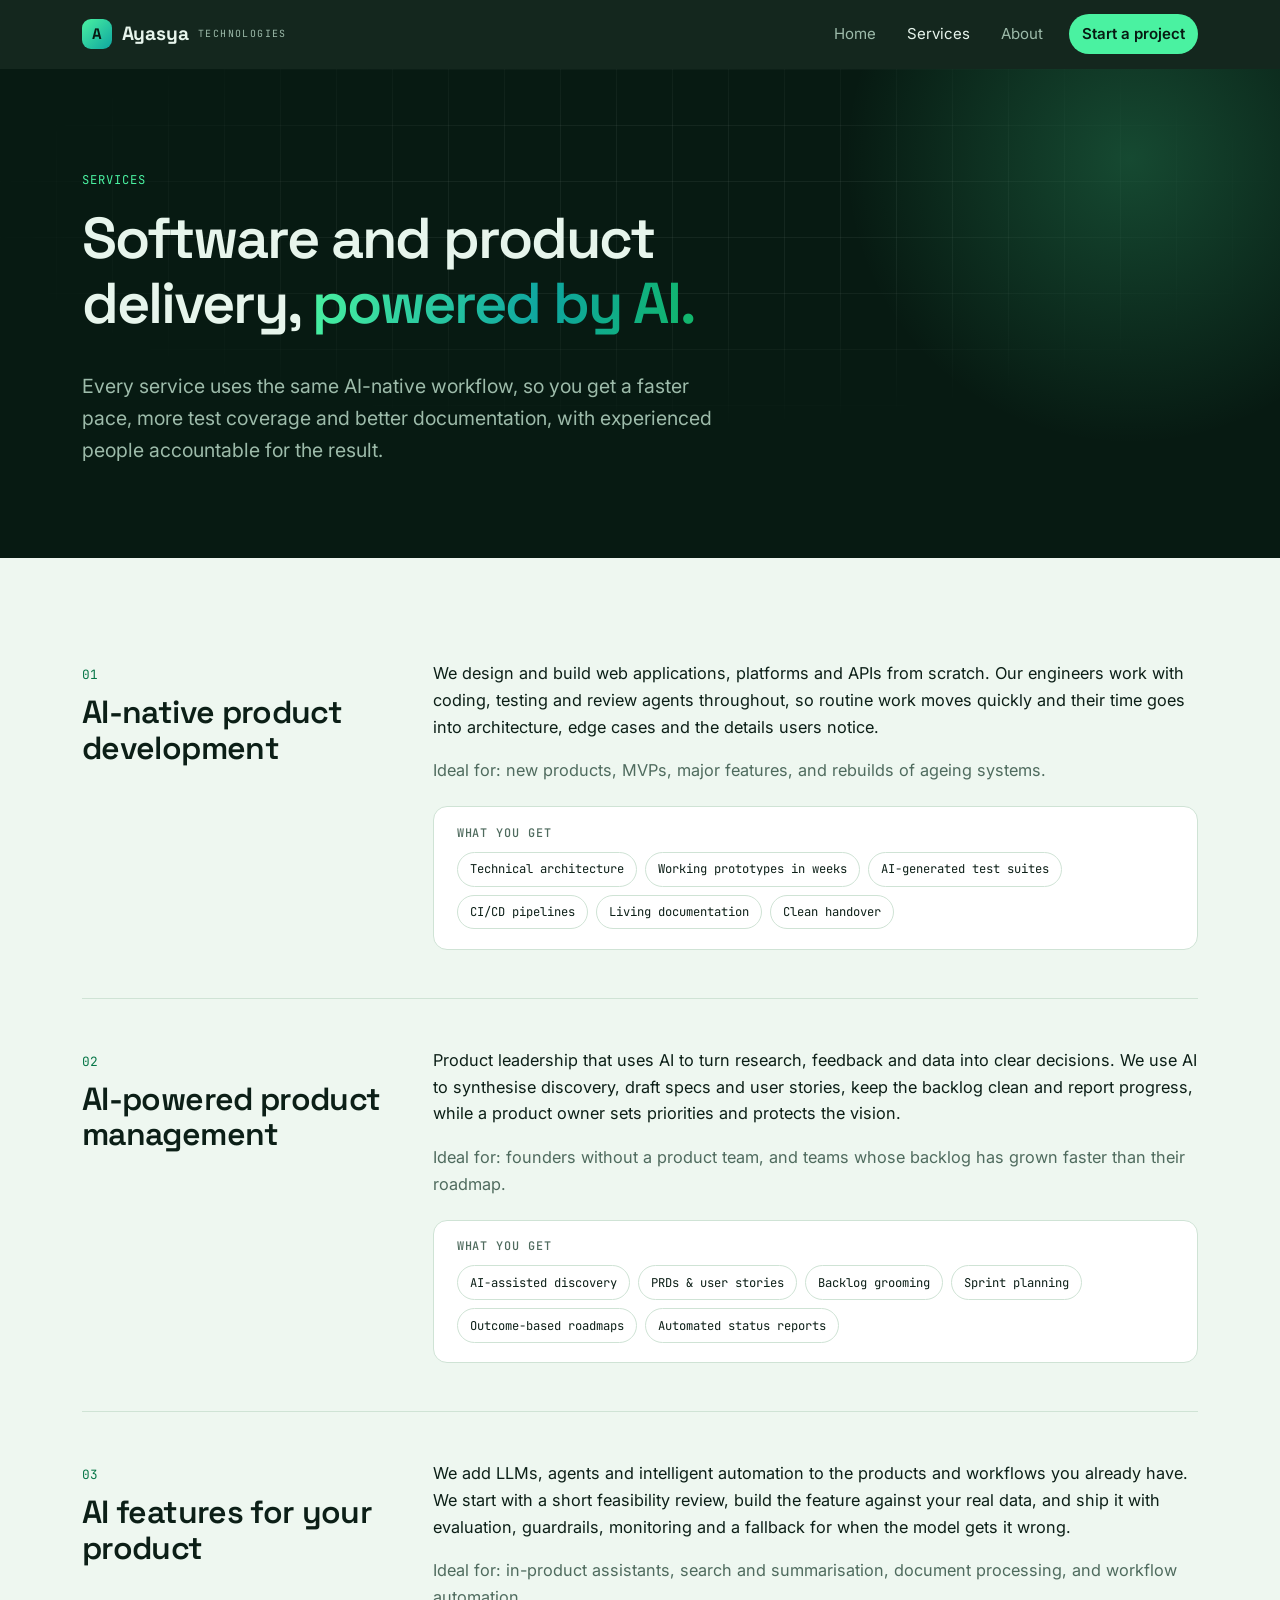
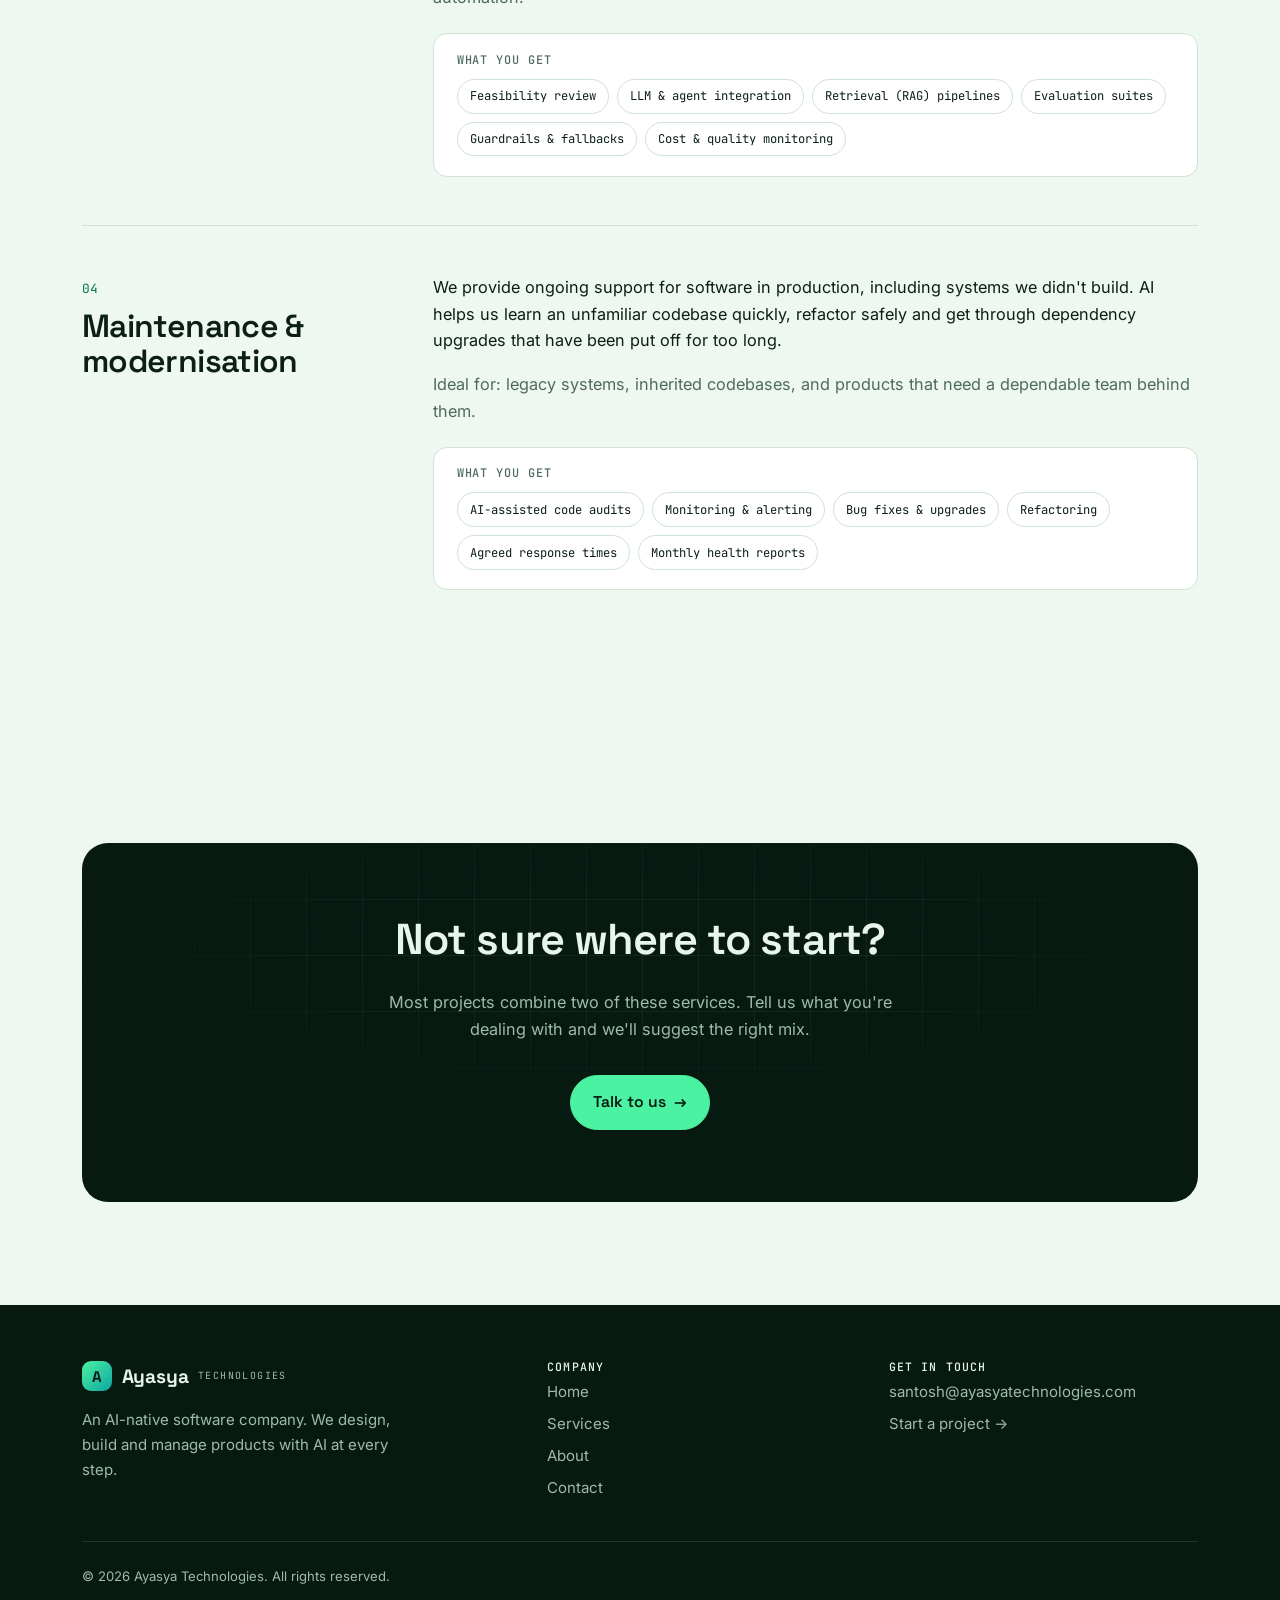
<file: services.html>
<!DOCTYPE html>
<html lang="en">
<head>
<meta charset="UTF-8">
<meta name="viewport" content="width=device-width, initial-scale=1.0">
<title>Services — Ayasya Technologies</title>
<meta name="description" content="AI-native product development, AI-powered product management, AI integration, and maintenance and modernisation from Ayasya Technologies.">
<meta name="theme-color" content="#071A12">
<link rel="icon" href="favicon.svg" type="image/svg+xml">
<link rel="icon" href="images/favicon-32.png" sizes="32x32" type="image/png">
<link rel="apple-touch-icon" href="images/apple-touch-icon.png">
<link rel="canonical" href="https://ayasyatechnologies.com/services.html">
<meta property="og:type" content="website">
<meta property="og:site_name" content="Ayasya Technologies">
<meta property="og:url" content="https://ayasyatechnologies.com/services.html">
<meta property="og:title" content="Services — Ayasya Technologies">
<meta property="og:description" content="AI-native product development, AI-powered product management, AI integration, and maintenance and modernisation from Ayasya Technologies.">
<meta property="og:image" content="https://ayasyatechnologies.com/images/og-image.jpg">
<meta property="og:image:width" content="1200">
<meta property="og:image:height" content="630">
<meta property="og:image:alt" content="Ayasya Technologies: we build software with AI at every step">
<meta name="twitter:card" content="summary_large_image">
<link rel="preconnect" href="https://fonts.googleapis.com">
<link rel="preconnect" href="https://fonts.gstatic.com" crossorigin>
<link href="https://fonts.googleapis.com/css2?family=Space+Grotesk:wght@500;600;700&family=Inter:wght@400;500;600&family=JetBrains+Mono:wght@400;500&display=swap" rel="stylesheet">
<link rel="stylesheet" href="styles.css">
<script>document.documentElement.classList.add('js');</script>
</head>
<body>
<a class="skip-link" href="#main">Skip to content</a>

<header class="site-header">
  <nav class="nav">
    <a href="index.html" class="brand"><span class="brand-mark">A</span>Ayasya <small>TECHNOLOGIES</small></a>
    <button class="nav-toggle" aria-expanded="false" aria-label="Toggle navigation">MENU</button>
    <div class="nav-links">
      <a href="index.html">Home</a>
      <a href="services.html" aria-current="page">Services</a>
      <a href="about.html">About</a>
      <a href="contact.html" class="nav-cta">Start a project</a>
    </div>
  </nav>
</header>

<main id="main">
  <section class="dark grid-bg page-header">
    <div class="glow-orb"></div>
    <div class="wrap">
      <span class="eyebrow">Services</span>
      <h1>Software and product delivery, <span class="gradient-text">powered by AI.</span></h1>
      <p class="lede">Every service uses the same AI-native workflow, so you get a faster pace, more test coverage and better documentation, with experienced people accountable for the result.</p>
    </div>
  </section>

  <section class="section">
    <div class="wrap">

      <div class="service reveal">
        <div>
          <span class="num">01</span>
          <h2>AI-native product development</h2>
        </div>
        <div>
          <p>We design and build web applications, platforms and APIs from scratch. Our engineers work with coding, testing and review agents throughout, so routine work moves quickly and their time goes into architecture, edge cases and the details users notice.</p>
          <p class="muted">Ideal for: new products, MVPs, major features, and rebuilds of ageing systems.</p>
          <div class="deliver">
            <h3>What you get</h3>
            <div class="chips">
              <span class="chip">Technical architecture</span>
              <span class="chip">Working prototypes in weeks</span>
              <span class="chip">AI-generated test suites</span>
              <span class="chip">CI/CD pipelines</span>
              <span class="chip">Living documentation</span>
              <span class="chip">Clean handover</span>
            </div>
          </div>
        </div>
      </div>

      <div class="service reveal">
        <div>
          <span class="num">02</span>
          <h2>AI-powered product management</h2>
        </div>
        <div>
          <p>Product leadership that uses AI to turn research, feedback and data into clear decisions. We use AI to synthesise discovery, draft specs and user stories, keep the backlog clean and report progress, while a product owner sets priorities and protects the vision.</p>
          <p class="muted">Ideal for: founders without a product team, and teams whose backlog has grown faster than their roadmap.</p>
          <div class="deliver">
            <h3>What you get</h3>
            <div class="chips">
              <span class="chip">AI-assisted discovery</span>
              <span class="chip">PRDs &amp; user stories</span>
              <span class="chip">Backlog grooming</span>
              <span class="chip">Sprint planning</span>
              <span class="chip">Outcome-based roadmaps</span>
              <span class="chip">Automated status reports</span>
            </div>
          </div>
        </div>
      </div>

      <div class="service reveal">
        <div>
          <span class="num">03</span>
          <h2>AI features for your product</h2>
        </div>
        <div>
          <p>We add LLMs, agents and intelligent automation to the products and workflows you already have. We start with a short feasibility review, build the feature against your real data, and ship it with evaluation, guardrails, monitoring and a fallback for when the model gets it wrong.</p>
          <p class="muted">Ideal for: in-product assistants, search and summarisation, document processing, and workflow automation.</p>
          <div class="deliver">
            <h3>What you get</h3>
            <div class="chips">
              <span class="chip">Feasibility review</span>
              <span class="chip">LLM &amp; agent integration</span>
              <span class="chip">Retrieval (RAG) pipelines</span>
              <span class="chip">Evaluation suites</span>
              <span class="chip">Guardrails &amp; fallbacks</span>
              <span class="chip">Cost &amp; quality monitoring</span>
            </div>
          </div>
        </div>
      </div>

      <div class="service reveal">
        <div>
          <span class="num">04</span>
          <h2>Maintenance &amp; modernisation</h2>
        </div>
        <div>
          <p>We provide ongoing support for software in production, including systems we didn't build. AI helps us learn an unfamiliar codebase quickly, refactor safely and get through dependency upgrades that have been put off for too long.</p>
          <p class="muted">Ideal for: legacy systems, inherited codebases, and products that need a dependable team behind them.</p>
          <div class="deliver">
            <h3>What you get</h3>
            <div class="chips">
              <span class="chip">AI-assisted code audits</span>
              <span class="chip">Monitoring &amp; alerting</span>
              <span class="chip">Bug fixes &amp; upgrades</span>
              <span class="chip">Refactoring</span>
              <span class="chip">Agreed response times</span>
              <span class="chip">Monthly health reports</span>
            </div>
          </div>
        </div>
      </div>

    </div>
  </section>

  <section class="section">
    <div class="wrap">
      <div class="cta dark grid-bg reveal">
        <h2>Not sure where to start?</h2>
        <p class="muted">Most projects combine two of these services. Tell us what you're dealing with and we'll suggest the right mix.</p>
        <div class="hero-actions">
          <a href="contact.html" class="btn primary">Talk to us <span class="arrow">→</span></a>
        </div>
      </div>
    </div>
  </section>
</main>

<footer class="site-footer">
  <div class="wrap">
    <div class="footer-grid">
      <div>
        <a href="index.html" class="brand"><span class="brand-mark">A</span>Ayasya <small>TECHNOLOGIES</small></a>
        <p>An AI-native software company. We design, build and manage products with AI at every step.</p>
      </div>
      <div>
        <h3>Company</h3>
        <div class="footer-links">
          <a href="index.html">Home</a>
          <a href="services.html">Services</a>
          <a href="about.html">About</a>
          <a href="contact.html">Contact</a>
        </div>
      </div>
      <div>
        <h3>Get in touch</h3>
        <div class="footer-links">
          <a href="mailto:santosh@ayasyatechnologies.com">santosh@ayasyatechnologies.com</a>
          <a href="contact.html">Start a project →</a>
        </div>
      </div>
    </div>
    <p class="copyright">© 2026 Ayasya Technologies. All rights reserved.</p>
  </div>
</footer>

<script src="script.js"></script>
</body>
</html>
</file>
<file: styles.css>
/* ============================================================
   Ayasya Technologies — design tokens
   ============================================================ */
:root {
  --bg:        #EEF7F0;   /* page background — light green */
  --surface:   #FFFFFF;   /* cards */
  --surface-2: #E1F0E5;   /* alternate section background */
  --ink:       #0C1F17;   /* primary text — near-black green */
  --muted:     #4F6B5E;   /* secondary text */
  --line:      #CFE3D5;   /* hairline borders */
  --accent:    #12B76A;   /* brand green */
  --accent-2:  #0EA5A0;   /* teal, used in gradients */
  --accent-ink:#067647;   /* accent text on light backgrounds */

  --dark:      #071A12;   /* dark bands (hero, CTA, footer) */
  --dark-2:    #0F2A1E;   /* cards on dark */
  --on-dark:   #E7F5EC;
  --on-dark-muted: #9DBBAA;
  --dark-line: rgba(231, 245, 236, 0.12);
  --glow:      #4AF2A1;

  --font-display: "Space Grotesk", "Segoe UI", Arial, sans-serif;
  --font-body:    "Inter", "Segoe UI", Arial, sans-serif;
  --font-mono:    "JetBrains Mono", "Consolas", monospace;

  --maxw: 1180px;
  --gap: clamp(1.25rem, 3vw, 2rem);
  --radius: 18px;
  --shadow: 0 1px 2px rgba(7, 26, 18, .04), 0 12px 32px -12px rgba(7, 26, 18, .12);
}

* { box-sizing: border-box; }
html { scroll-behavior: smooth; }

body {
  margin: 0;
  background: var(--bg);
  color: var(--ink);
  font-family: var(--font-body);
  font-size: 1.02rem;
  line-height: 1.65;
  -webkit-font-smoothing: antialiased;
}

img, svg { max-width: 100%; display: block; }
a { color: var(--accent-ink); text-decoration: none; }
a:hover { text-decoration: underline; text-underline-offset: 3px; }

h1, h2, h3, h4 {
  font-family: var(--font-display);
  font-weight: 600;
  line-height: 1.12;
  letter-spacing: -0.02em;
  margin: 0 0 .6em;
}
h1 { font-size: clamp(2.4rem, 5.6vw, 4.3rem); letter-spacing: -0.035em; }
h2 { font-size: clamp(1.8rem, 3.6vw, 2.7rem); }
h3 { font-size: 1.2rem; }
p  { margin: 0 0 1em; }

.wrap { max-width: var(--maxw); margin: 0 auto; padding: 0 clamp(16px, 4vw, 32px); }
.muted { color: var(--muted); }
.center { text-align: center; }

.gradient-text {
  background: linear-gradient(100deg, var(--glow), var(--accent-2) 60%, var(--accent));
  -webkit-background-clip: text;
  background-clip: text;
  color: transparent;
}

/* ---------- Eyebrow / pill ---------- */
.eyebrow {
  display: inline-flex;
  align-items: center;
  gap: .5rem;
  font-family: var(--font-mono);
  font-size: .76rem;
  letter-spacing: .08em;
  text-transform: uppercase;
  color: var(--accent-ink);
  margin-bottom: 1rem;
}
.pill {
  display: inline-flex;
  align-items: center;
  gap: .55rem;
  padding: .4rem .85rem .4rem .55rem;
  border-radius: 999px;
  border: 1px solid var(--dark-line);
  background: rgba(74, 242, 161, .08);
  color: var(--on-dark);
  font-family: var(--font-mono);
  font-size: .76rem;
  letter-spacing: .04em;
  margin-bottom: 1.5rem;
}
.pill .dot {
  width: 8px; height: 8px; border-radius: 50%;
  background: var(--glow);
  box-shadow: 0 0 0 4px rgba(74, 242, 161, .18);
  animation: blink 2.4s ease-in-out infinite;
}
@keyframes blink { 50% { opacity: .35; } }

/* ---------- Skip link (keyboard users) ---------- */
.skip-link {
  position: absolute; left: 1rem; top: -100px; z-index: 100;
  padding: .6rem 1rem; border-radius: 999px;
  background: var(--glow); color: var(--dark); font-weight: 600;
}
.skip-link:focus { top: 1rem; text-decoration: none; outline: 3px solid var(--dark); }

/* ---------- 404 ---------- */
.not-found { min-height: 60vh; display: flex; align-items: center; }
.not-found .hero-actions { margin-top: 1.5rem; }

/* ---------- Header / nav ---------- */
.site-header {
  position: sticky;
  top: 0;
  z-index: 50;
  background: rgba(7, 26, 18, .94);
  backdrop-filter: saturate(160%) blur(14px);
  -webkit-backdrop-filter: saturate(160%) blur(14px);
  border-bottom: 1px solid transparent;
  transition: border-color .2s, background .2s;
}
.site-header.scrolled { border-bottom-color: var(--dark-line); background: rgba(7, 26, 18, .9); }

.nav {
  max-width: var(--maxw);
  margin: 0 auto;
  padding: .9rem clamp(16px, 4vw, 32px);
  display: flex;
  align-items: center;
  justify-content: space-between;
  gap: 1rem;
}
.brand {
  display: inline-flex;
  align-items: center;
  gap: .6rem;
  font-family: var(--font-display);
  font-weight: 700;
  font-size: 1.2rem;
  color: var(--on-dark);
  letter-spacing: -0.01em;
}
.brand:hover { text-decoration: none; }
.brand-mark {
  width: 30px; height: 30px;
  border-radius: 9px;
  display: grid; place-items: center;
  background: linear-gradient(135deg, var(--glow), var(--accent-2));
  color: var(--dark);
  font-size: .95rem;
}
.brand small {
  font-family: var(--font-mono);
  font-weight: 400;
  font-size: .62rem;
  letter-spacing: .14em;
  color: var(--on-dark-muted);
}

.nav-links { display: flex; align-items: center; gap: .35rem; }
.nav-links a {
  color: var(--on-dark-muted);
  font-size: .94rem;
  padding: .45rem .8rem;
  border-radius: 999px;
  transition: color .15s, background .15s;
}
.nav-links a:hover { color: var(--on-dark); background: rgba(231, 245, 236, .06); text-decoration: none; }
.nav-links a[aria-current="page"] { color: var(--on-dark); }
.nav-links .nav-cta {
  margin-left: .5rem;
  color: var(--dark);
  background: var(--glow);
  font-weight: 600;
}
.nav-links .nav-cta:hover { color: var(--dark); background: #7CF7BB; }

.nav-toggle {
  display: none;
  background: none;
  border: 1px solid var(--dark-line);
  color: var(--on-dark);
  font-family: var(--font-mono);
  font-size: .75rem;
  letter-spacing: .1em;
  padding: .45rem .8rem;
  border-radius: 999px;
  cursor: pointer;
}

@media (max-width: 760px) {
  .nav-toggle { display: inline-block; }
  .nav-links {
    display: none;
    position: absolute;
    top: 100%; left: 0; right: 0;
    flex-direction: column;
    align-items: stretch;
    padding: .75rem clamp(16px, 4vw, 32px) 1.25rem;
    background: var(--dark);
    border-bottom: 1px solid var(--dark-line);
  }
  .nav-links.open { display: flex; }
  .nav-links a { padding: .75rem .8rem; }
  .nav-links .nav-cta { margin: .5rem 0 0; text-align: center; }
}

/* ---------- Buttons ---------- */
.btn {
  display: inline-flex;
  align-items: center;
  gap: .5rem;
  padding: .85rem 1.35rem;
  border-radius: 999px;
  border: 1px solid var(--line);
  background: var(--surface);
  color: var(--ink);
  font-family: var(--font-display);
  font-weight: 600;
  font-size: .98rem;
  cursor: pointer;
  transition: transform .15s, background .15s, box-shadow .15s, border-color .15s;
}
.btn:hover { text-decoration: none; transform: translateY(-1px); box-shadow: var(--shadow); }
.btn.primary { background: var(--glow); border-color: var(--glow); color: var(--dark); }
.btn.primary:hover { background: #7CF7BB; }
.btn.ghost { background: transparent; color: var(--on-dark); border-color: var(--dark-line); }
.btn.ghost:hover { background: rgba(231, 245, 236, .06); }
.btn .arrow { transition: transform .15s; }
.btn:hover .arrow { transform: translateX(3px); }

/* ---------- Dark bands ---------- */
.dark {
  background: var(--dark);
  color: var(--on-dark);
  position: relative;
  overflow: hidden;
}
.dark .muted, .dark .lede { color: var(--on-dark-muted); }
.dark .eyebrow { color: var(--glow); }
.dark a:not(.btn) { color: var(--glow); }

.grid-bg::before {
  content: "";
  position: absolute; inset: 0;
  background-image:
    linear-gradient(var(--dark-line) 1px, transparent 1px),
    linear-gradient(90deg, var(--dark-line) 1px, transparent 1px);
  background-size: 56px 56px;
  mask-image: radial-gradient(ellipse 70% 60% at 50% 30%, #000 30%, transparent 75%);
  -webkit-mask-image: radial-gradient(ellipse 70% 60% at 50% 30%, #000 30%, transparent 75%);
  opacity: .5;
  pointer-events: none;
}
.glow-orb {
  position: absolute;
  width: 620px; height: 620px;
  border-radius: 50%;
  background: radial-gradient(circle, rgba(74, 242, 161, .22), transparent 65%);
  top: -220px; right: -160px;
  pointer-events: none;
}

/* ---------- Hero ---------- */
.hero { padding: clamp(4rem, 9vw, 7rem) 0 clamp(4rem, 8vw, 6rem); }
.hero-grid {
  position: relative;
  display: grid;
  grid-template-columns: 1.05fr .95fr;
  gap: clamp(2rem, 5vw, 4rem);
  align-items: center;
}
.lede { font-size: clamp(1.05rem, 1.6vw, 1.22rem); max-width: 54ch; color: var(--muted); }
.hero-actions { display: flex; flex-wrap: wrap; gap: .75rem; margin-top: 2rem; }

.hero-meta {
  display: flex; flex-wrap: wrap; gap: 1.5rem;
  margin-top: 2.5rem;
  font-family: var(--font-mono);
  font-size: .78rem;
  color: var(--on-dark-muted);
}
.hero-meta span::before { content: "✓ "; color: var(--glow); }

@media (max-width: 900px) {
  .hero-grid { grid-template-columns: 1fr; }
}

/* ---------- Agent console (hero visual) ---------- */
.console {
  position: relative;
  border-radius: var(--radius);
  background: linear-gradient(180deg, #0E2419, #0A1D14);
  border: 1px solid var(--dark-line);
  box-shadow: 0 30px 80px -30px rgba(0, 0, 0, .7), 0 0 0 1px rgba(74, 242, 161, .05) inset;
  font-family: var(--font-mono);
  font-size: .8rem;
  overflow: hidden;
}
.console-bar {
  display: flex; align-items: center; gap: .45rem;
  padding: .75rem 1rem;
  border-bottom: 1px solid var(--dark-line);
  color: var(--on-dark-muted);
}
.console-bar i { width: 10px; height: 10px; border-radius: 50%; background: #23432F; }
.console-bar span { margin-left: .6rem; font-size: .72rem; }
.console-body { padding: 1.1rem 1.1rem 1.3rem; min-height: 290px; }
.console-line {
  display: grid;
  grid-template-columns: 92px 1fr;
  gap: .75rem;
  padding: .32rem 0;
  color: var(--on-dark);
  opacity: 0;
  transform: translateY(4px);
  transition: opacity .35s, transform .35s;
}
.console-line.show { opacity: 1; transform: none; }
.console-line .who { color: var(--glow); }
.console-line .who.human { color: #F5C26B; }
.console-line .ok { color: var(--glow); }
.console-cursor {
  display: inline-block; width: 8px; height: 1em;
  background: var(--glow); vertical-align: -2px;
  animation: blink 1s steps(1) infinite;
}

.pipeline {
  display: flex;
  gap: .4rem;
  padding: .9rem 1rem;
  border-top: 1px solid var(--dark-line);
  flex-wrap: wrap;
}
.pipeline span {
  flex: 1 1 auto;
  text-align: center;
  padding: .35rem .5rem;
  border-radius: 8px;
  border: 1px solid var(--dark-line);
  color: var(--on-dark-muted);
  font-size: .7rem;
  transition: all .3s;
}
.pipeline span.active { color: var(--dark); background: var(--glow); border-color: var(--glow); }
.pipeline span.done { color: var(--glow); border-color: rgba(74, 242, 161, .35); }

/* ---------- Capability strip ---------- */
.strip {
  border-top: 1px solid var(--dark-line);
  padding: 1.4rem 0;
  position: relative;
}
.strip-inner {
  display: flex; flex-wrap: wrap; gap: .6rem 2rem;
  justify-content: center;
  font-family: var(--font-mono);
  font-size: .78rem;
  letter-spacing: .06em;
  color: var(--on-dark-muted);
}

/* ---------- Sections ---------- */
.section { padding: clamp(4rem, 8vw, 6.5rem) 0; }
.section.alt { background: var(--surface-2); }
.section-head { max-width: 680px; margin-bottom: clamp(2rem, 4vw, 3rem); }
.section-head.center { margin-left: auto; margin-right: auto; }
.section-head p { color: var(--muted); font-size: 1.08rem; }
.dark .section-head p { color: var(--on-dark-muted); }

/* ---------- Small layout helpers ---------- */
.more-link { margin-top: 2rem; }
.cards.tight { gap: 1rem; }
.section.flush-top { padding-top: 0; }
.contact-detail .note { font-weight: 400; }

/* ---------- Cards ---------- */
.cards { display: grid; gap: var(--gap); grid-template-columns: repeat(3, 1fr); }
.cards.two { grid-template-columns: repeat(2, 1fr); }
.cards.four { grid-template-columns: repeat(4, 1fr); }
@media (max-width: 980px) { .cards, .cards.four { grid-template-columns: repeat(2, 1fr); } }
@media (max-width: 640px) { .cards, .cards.two, .cards.four { grid-template-columns: 1fr; } }

.card {
  background: var(--surface);
  border: 1px solid var(--line);
  border-radius: var(--radius);
  padding: 1.6rem;
  transition: transform .2s, box-shadow .2s, border-color .2s;
  position: relative;
}
.card:hover { transform: translateY(-3px); box-shadow: var(--shadow); border-color: #B5D9C1; }
.card p { color: var(--muted); margin-bottom: 0; }
.card .icon {
  width: 44px; height: 44px;
  border-radius: 12px;
  display: grid; place-items: center;
  background: linear-gradient(135deg, rgba(18, 183, 106, .16), rgba(14, 165, 160, .16));
  color: var(--accent-ink);
  margin-bottom: 1.1rem;
}
.card .icon svg { width: 22px; height: 22px; stroke: currentColor; fill: none; stroke-width: 1.8; stroke-linecap: round; stroke-linejoin: round; }
.card .stage {
  position: absolute; top: 1.4rem; right: 1.4rem;
  font-family: var(--font-mono); font-size: .72rem; color: var(--muted);
}
.card ul { margin: 1rem 0 0; padding: 0; list-style: none; }
.card li {
  font-size: .92rem; color: var(--muted);
  padding: .3rem 0 .3rem 1.4rem; position: relative;
}
.card li::before {
  content: ""; position: absolute; left: 0; top: .78rem;
  width: 8px; height: 8px; border-radius: 2px;
  background: var(--accent);
}

.dark .card { background: var(--dark-2); border-color: var(--dark-line); }
.dark .card:hover { border-color: rgba(74, 242, 161, .35); box-shadow: 0 20px 50px -25px rgba(74, 242, 161, .25); }
.dark .card p, .dark .card li { color: var(--on-dark-muted); }
.dark .card .icon { color: var(--glow); background: rgba(74, 242, 161, .1); }

/* ---------- Split (text + visual) ---------- */
.split { display: grid; grid-template-columns: 1fr 1fr; gap: clamp(2rem, 5vw, 4rem); align-items: center; }
@media (max-width: 900px) { .split { grid-template-columns: 1fr; } }

/* ---------- Human + AI comparison ---------- */
.duo { display: grid; gap: .75rem; }
.duo-row {
  display: grid; grid-template-columns: 1fr auto 1fr; gap: .75rem; align-items: center;
  background: var(--surface); border: 1px solid var(--line); border-radius: 14px;
  padding: .9rem 1.1rem; font-size: .93rem;
}
.duo-row .ai { color: var(--accent-ink); font-weight: 500; }
.duo-row .plus { font-family: var(--font-mono); color: var(--muted); }
.duo-row .human { text-align: right; }
.duo-head {
  display: grid; grid-template-columns: 1fr auto 1fr; gap: .75rem;
  font-family: var(--font-mono); font-size: .72rem; letter-spacing: .08em; text-transform: uppercase;
  color: var(--muted); padding: 0 1.1rem;
}
.duo-head span:last-child { text-align: right; }
@media (max-width: 520px) {
  .duo-row, .duo-head { grid-template-columns: 1fr; }
  .duo-row .human, .duo-head span:last-child { text-align: left; }
  .duo-row .plus, .duo-head span:nth-child(2) { display: none; }
}

/* ---------- Steps / timeline ---------- */
.timeline { display: grid; grid-template-columns: repeat(4, 1fr); gap: var(--gap); }
@media (max-width: 980px) { .timeline { grid-template-columns: repeat(2, 1fr); } }
@media (max-width: 560px) { .timeline { grid-template-columns: 1fr; } }
.timeline .step { position: relative; padding-top: 1.4rem; border-top: 2px solid var(--line); }
.timeline .step::before {
  content: ""; position: absolute; top: -6px; left: 0;
  width: 10px; height: 10px; border-radius: 50%; background: var(--accent);
  box-shadow: 0 0 0 5px rgba(18, 183, 106, .18);
}
.timeline .num { font-family: var(--font-mono); font-size: .75rem; color: var(--accent-ink); }
.timeline h3 { margin-top: .4rem; }
.timeline p { color: var(--muted); font-size: .96rem; }
.timeline .ai-tag {
  display: inline-block; font-family: var(--font-mono); font-size: .7rem;
  color: var(--accent-ink); background: rgba(18, 183, 106, .1);
  padding: .2rem .55rem; border-radius: 6px;
}

/* ---------- Big statements ---------- */
.statements { display: grid; grid-template-columns: repeat(3, 1fr); gap: var(--gap); }
@media (max-width: 860px) { .statements { grid-template-columns: 1fr; } }
.statement { border-left: 2px solid var(--glow); padding-left: 1.2rem; }
.statement strong {
  display: block; font-family: var(--font-display); font-size: 1.5rem; font-weight: 600;
  color: var(--on-dark); margin-bottom: .35rem; letter-spacing: -0.01em;
}
.statement span { color: var(--on-dark-muted); font-size: .95rem; }

/* ---------- Chips ---------- */
.chips { display: flex; flex-wrap: wrap; gap: .5rem; }
.chip {
  font-family: var(--font-mono); font-size: .76rem;
  padding: .4rem .75rem; border-radius: 999px;
  background: var(--surface); border: 1px solid var(--line); color: var(--ink);
}
.dark .chip { background: transparent; border-color: var(--dark-line); color: var(--on-dark); }

/* ---------- Client testimonials ---------- */
.logo-row {
  display: flex; flex-wrap: wrap; justify-content: center; align-items: center; gap: 1.5rem clamp(2rem, 6vw, 5rem);
  margin-bottom: clamp(2rem, 4vw, 3rem);
}
.logo-row .logo { display: grid; place-items: center; padding: .5rem; border-radius: 12px; transition: transform .2s, background .2s; }
.logo-row a.logo:hover { text-decoration: none; transform: translateY(-2px); background: rgba(255, 255, 255, .5); }
.logo-row img { max-height: 48px; max-width: 220px; width: auto; height: auto; }
.logo-row img.tall { max-height: 76px; }

.stories { display: grid; grid-template-columns: repeat(2, 1fr); gap: var(--gap); align-items: stretch; }
@media (max-width: 860px) { .stories { grid-template-columns: 1fr; } }
.story-head { display: flex; align-items: center; gap: 1rem; padding-bottom: 1.1rem; border-bottom: 1px solid var(--line); }
.story-logo {
  flex: none; width: 76px; height: 56px; padding: .4rem;
  display: grid; place-items: center;
  background: #FFFFFF; border: 1px solid var(--line); border-radius: 10px;
}
.story-logo img { max-height: 100%; max-width: 100%; width: auto; height: auto; object-fit: contain; }
.story-meta strong { display: block; font-family: var(--font-display); font-size: 1.05rem; }
.story-meta span { font-size: .86rem; color: var(--muted); line-height: 1.4; display: block; }
.story-about { font-size: .95rem; }

.testimonials { display: grid; grid-template-columns: 1.15fr 1fr; gap: var(--gap); align-items: start; }
@media (max-width: 900px) { .testimonials { grid-template-columns: 1fr; } }
.quotes { display: grid; gap: var(--gap); }

.quote { margin: 0; display: flex; flex-direction: column; gap: 1.2rem; }
.quote blockquote {
  margin: 0; font-size: 1.05rem; line-height: 1.6; color: var(--ink);
  position: relative; padding-top: 1.6rem;
}
.quote blockquote::before {
  content: "\201C"; position: absolute; top: -.6rem; left: -.1rem;
  font-family: var(--font-display); font-size: 3.4rem; line-height: 1; color: var(--accent);
}
.quote figcaption { display: flex; align-items: center; gap: .85rem; margin-top: auto; }
.avatar {
  width: 48px; height: 48px; border-radius: 50%; flex: none; overflow: hidden;
  display: grid; place-items: center;
  background: linear-gradient(135deg, var(--glow), var(--accent-2));
  color: var(--dark); font-family: var(--font-display); font-weight: 700;
}
.avatar img { width: 100%; height: 100%; object-fit: cover; }
.quote .who strong { display: block; font-family: var(--font-display); font-size: .98rem; }
.quote .who span { font-size: .86rem; color: var(--muted); }

.video-card {
  margin: 0; display: flex; flex-direction: column;
  border-radius: var(--radius); overflow: hidden;
  background: var(--dark); color: var(--on-dark);
  border: 1px solid var(--dark-line);
}
.video-frame {
  position: relative; aspect-ratio: 16 / 9; width: 100%;
  background: radial-gradient(circle at 70% 20%, rgba(74, 242, 161, .25), transparent 60%), var(--dark-2);
  background-size: cover; background-position: center;
}
.video-frame video, .video-frame iframe { position: absolute; inset: 0; width: 100%; height: 100%; border: 0; background: #000; }
.play {
  position: absolute; inset: 0; width: 100%;
  display: grid; place-items: center; align-content: center; gap: .75rem;
  background: linear-gradient(180deg, transparent 40%, rgba(7, 26, 18, .6));
  border: 0; color: var(--on-dark); cursor: pointer;
  font-family: var(--font-mono); font-size: .76rem; letter-spacing: .06em;
}
.play-icon {
  width: 68px; height: 68px; border-radius: 50%;
  display: grid; place-items: center;
  background: var(--glow); color: var(--dark);
  box-shadow: 0 0 0 10px rgba(74, 242, 161, .18);
  transition: transform .2s;
}
.play:hover .play-icon { transform: scale(1.07); }
.play-icon svg { width: 24px; height: 24px; margin-left: 4px; fill: currentColor; }
.play[disabled] { cursor: default; }
.play[disabled] .play-icon { background: rgba(231, 245, 236, .15); color: var(--on-dark-muted); box-shadow: none; }
.video-card figcaption { padding: 1.3rem 1.4rem 1.5rem; }
.video-card figcaption strong { display: block; font-family: var(--font-display); font-size: 1.1rem; margin-bottom: .3rem; }
.video-card figcaption span { font-size: .9rem; color: var(--on-dark-muted); }

/* ---------- CTA band ---------- */
.cta {
  border-radius: calc(var(--radius) + 8px);
  padding: clamp(2.5rem, 6vw, 4.5rem) clamp(1.5rem, 5vw, 4rem);
  text-align: center;
}
.cta h2 { max-width: 20ch; margin-left: auto; margin-right: auto; position: relative; }
.cta p { max-width: 52ch; margin: 0 auto 2rem; position: relative; }
.cta .hero-actions { justify-content: center; margin-top: 0; position: relative; }

/* ---------- Page header (inner pages) ---------- */
.page-header { padding: clamp(3.5rem, 8vw, 6rem) 0 clamp(3rem, 6vw, 4.5rem); }
.page-header h1 { font-size: clamp(2.2rem, 5vw, 3.6rem); max-width: 18ch; }
.page-header .wrap { position: relative; }

/* ---------- Service detail ---------- */
.service {
  display: grid; grid-template-columns: 300px 1fr; gap: clamp(1.5rem, 4vw, 3.5rem);
  padding: clamp(2rem, 4vw, 3rem) 0; border-top: 1px solid var(--line);
}
.service:first-child { border-top: 0; padding-top: 0; }
.service .num { font-family: var(--font-mono); font-size: .8rem; color: var(--accent-ink); }
.service h2 { font-size: clamp(1.5rem, 2.6vw, 2rem); margin-top: .5rem; }
.service .deliver {
  margin-top: 1.4rem; padding: 1.2rem 1.4rem;
  background: var(--surface); border: 1px solid var(--line); border-radius: 14px;
}
.service .deliver h3 {
  font-family: var(--font-mono); font-size: .74rem; letter-spacing: .08em; text-transform: uppercase;
  color: var(--muted); margin-bottom: .75rem; font-weight: 500;
}
@media (max-width: 820px) { .service { grid-template-columns: 1fr; } }

/* ---------- Contact ---------- */
.contact-grid { display: grid; grid-template-columns: .85fr 1.15fr; gap: clamp(2rem, 5vw, 4rem); }
@media (max-width: 860px) { .contact-grid { grid-template-columns: 1fr; } }
.contact-detail {
  display: block; padding: 1.2rem 1.3rem; margin-bottom: .75rem;
  background: var(--surface); border: 1px solid var(--line); border-radius: 14px;
  color: var(--ink); font-weight: 500; word-break: break-word;
}
a.contact-detail:hover { text-decoration: none; border-color: var(--accent); }
.contact-detail .label {
  display: block; font-family: var(--font-mono); font-size: .72rem; letter-spacing: .08em;
  text-transform: uppercase; color: var(--muted); font-weight: 400; margin-bottom: .25rem;
}
.contact-form {
  display: grid; gap: 1.1rem;
  background: var(--surface); border: 1px solid var(--line); border-radius: var(--radius);
  padding: clamp(1.4rem, 3vw, 2.2rem); box-shadow: var(--shadow);
}
.contact-form label { display: block; font-size: .88rem; font-weight: 600; margin-bottom: .4rem; }
.contact-form input, .contact-form textarea, .contact-form select {
  width: 100%; padding: .8rem .95rem;
  border: 1px solid var(--line); border-radius: 10px;
  background: var(--bg); color: var(--ink);
  font: inherit; font-size: .98rem;
  transition: border-color .15s, box-shadow .15s;
}
.contact-form input:focus, .contact-form textarea:focus, .contact-form select:focus {
  outline: none; border-color: var(--accent); box-shadow: 0 0 0 4px rgba(18, 183, 106, .15);
}
.contact-form textarea { min-height: 150px; resize: vertical; }
.contact-form .btn { justify-self: start; }
.form-row { display: grid; grid-template-columns: 1fr 1fr; gap: 1.1rem; }
@media (max-width: 560px) { .form-row { grid-template-columns: 1fr; } }
.form-note { font-size: .82rem; color: var(--muted); margin: 0; }
.form-status { font-size: .92rem; margin: 0; min-height: 1.4em; color: var(--muted); }
.form-status:empty { display: none; }
.form-status.ok { color: var(--accent-ink); font-weight: 500; }
.form-status.error { color: #B42318; }

/* ---------- Footer ---------- */
.site-footer { background: var(--dark); color: var(--on-dark-muted); padding: 3.5rem 0 2rem; }
.footer-grid { display: grid; grid-template-columns: 1.4fr 1fr 1fr; gap: 2rem; }
@media (max-width: 720px) { .footer-grid { grid-template-columns: 1fr; } }
.footer-grid h3 {
  font-family: var(--font-mono); font-size: .72rem; letter-spacing: .1em; text-transform: uppercase;
  color: var(--on-dark); font-weight: 500;
}
.footer-links { display: grid; gap: .45rem; }
.footer-links a { color: var(--on-dark-muted); font-size: .94rem; }
.footer-links a:hover { color: var(--glow); }
.site-footer p { max-width: 36ch; font-size: .94rem; margin-top: 1rem; }
.site-footer .copyright {
  margin-top: 2.5rem; padding-top: 1.5rem; border-top: 1px solid var(--dark-line);
  font-size: .82rem; max-width: none;
}

/* ---------- Reveal on scroll ---------- */
.js .reveal { opacity: 0; transform: translateY(18px); transition: opacity .6s ease, transform .6s ease; }
.js .reveal.in { opacity: 1; transform: none; }

@media (prefers-reduced-motion: reduce) {
  html { scroll-behavior: auto; }
  *, *::before, *::after { animation: none !important; transition: none !important; }
  .js .reveal, .console-line { opacity: 1; transform: none; }
}
</file>
